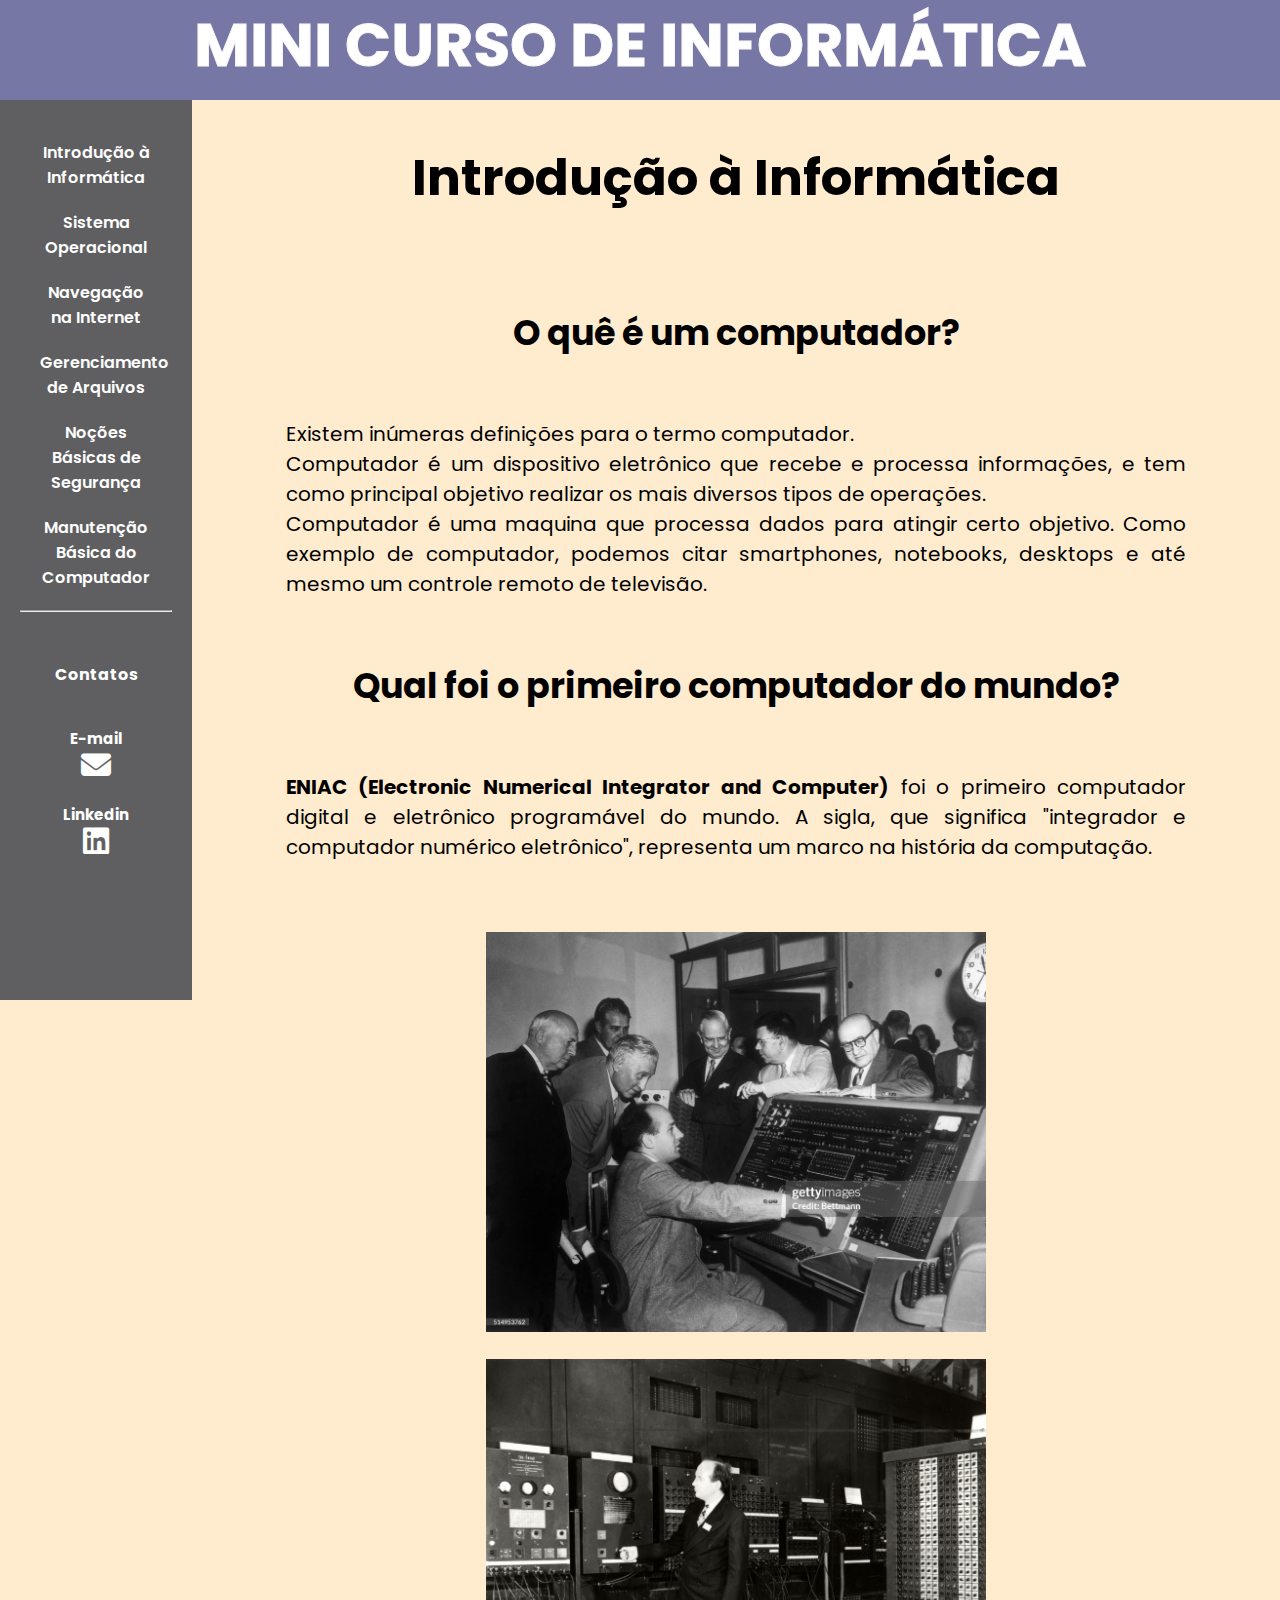
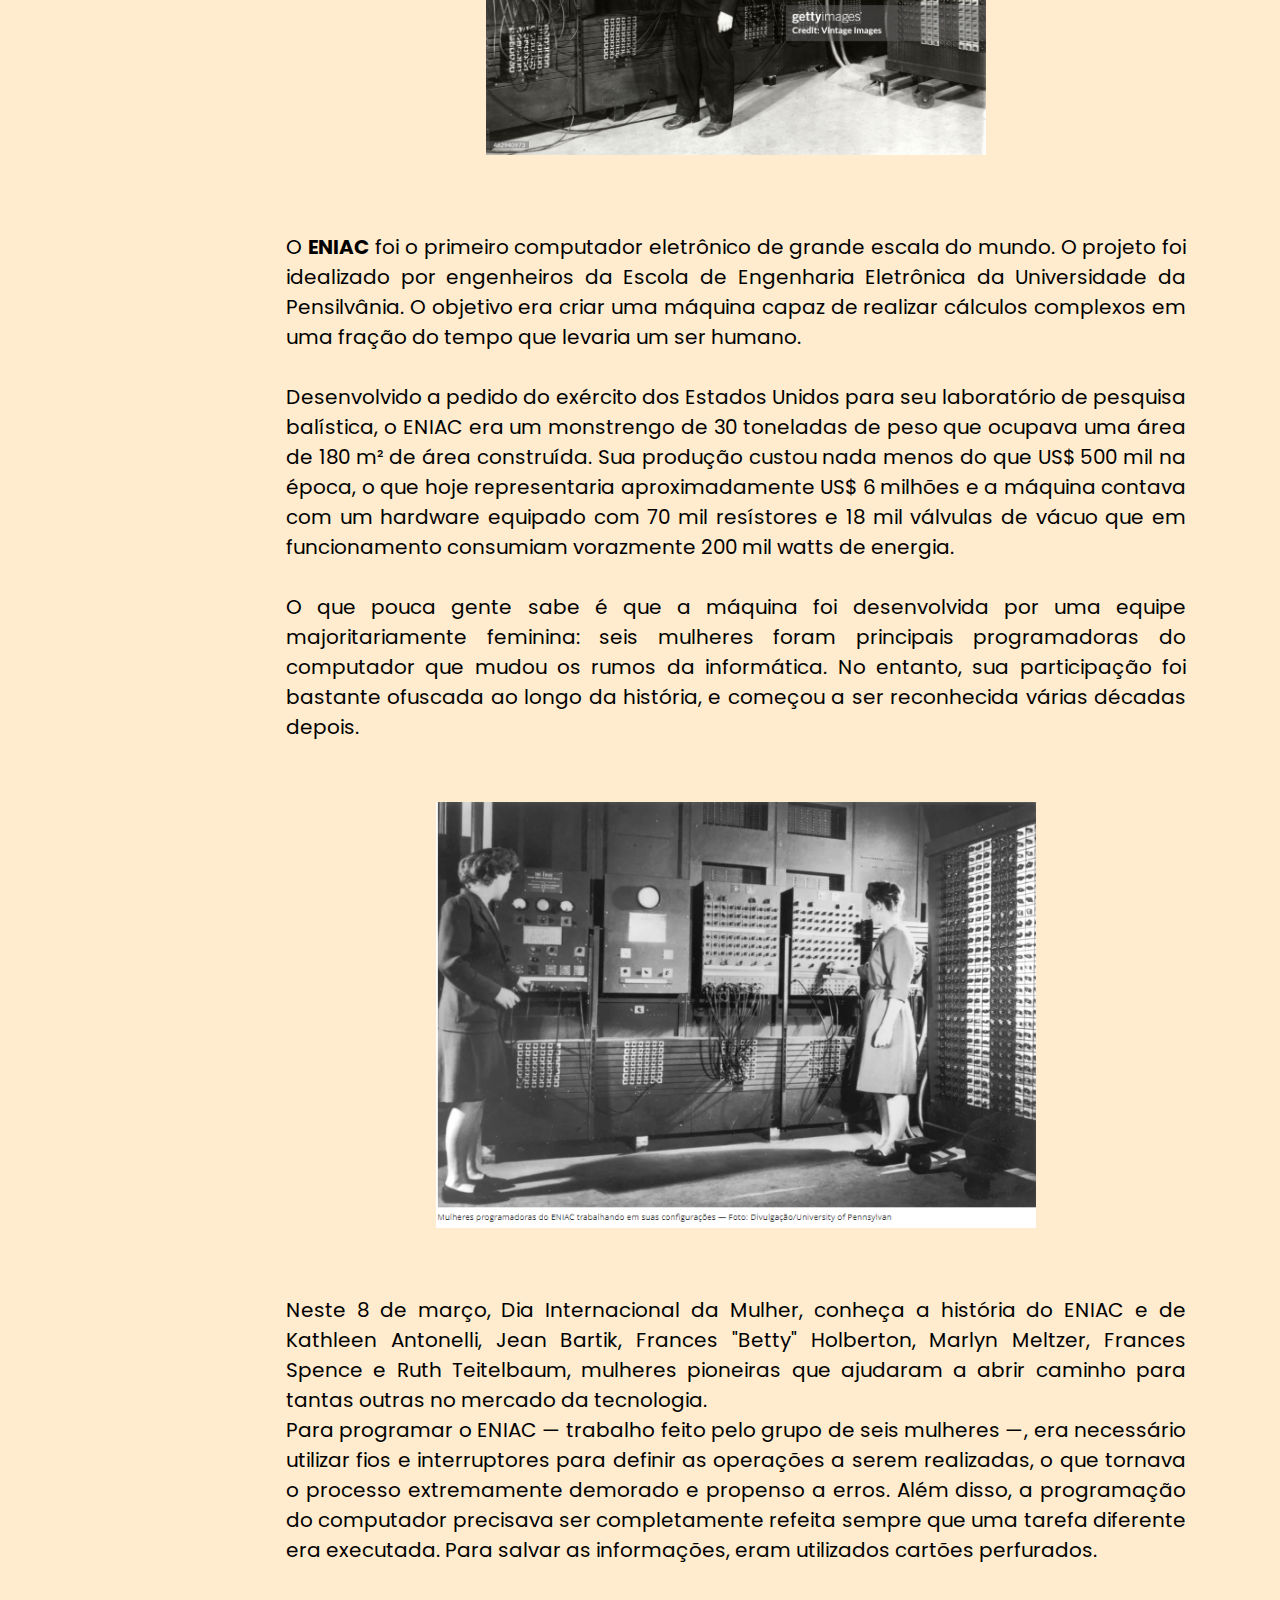
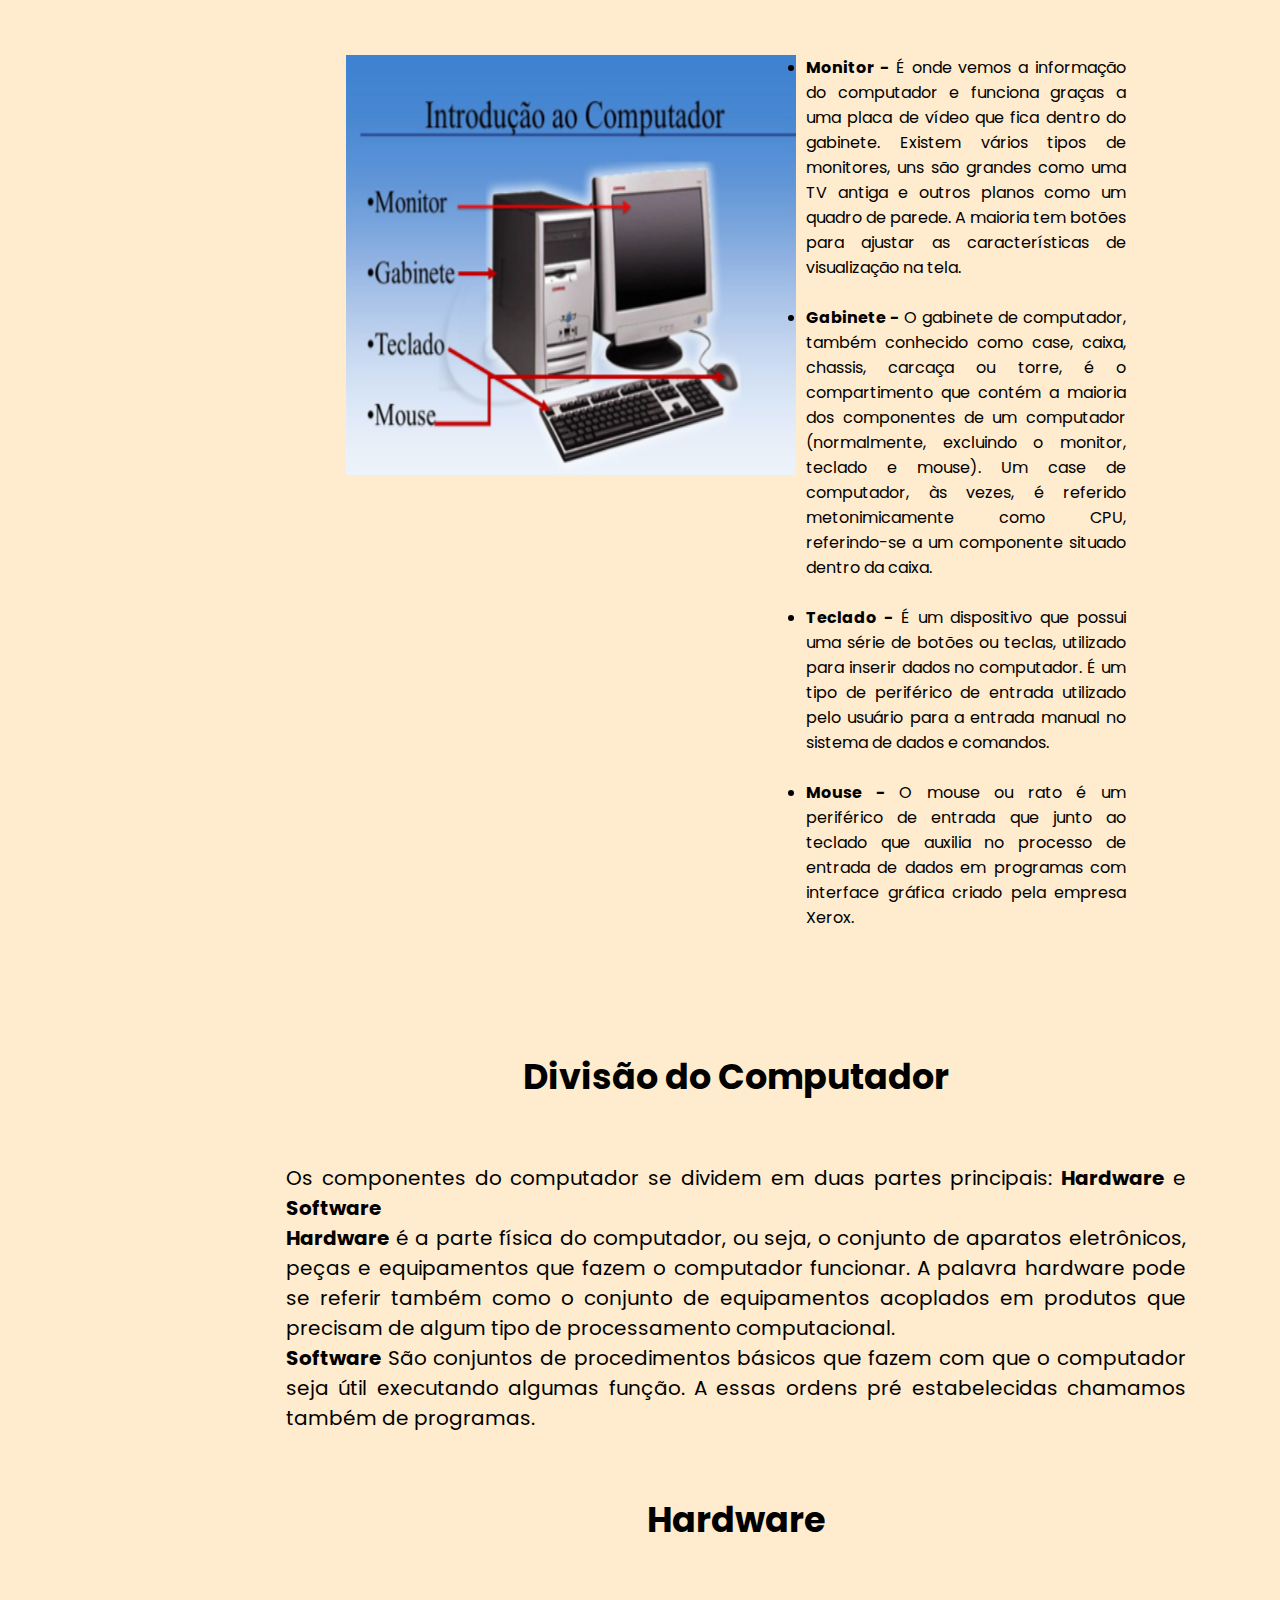
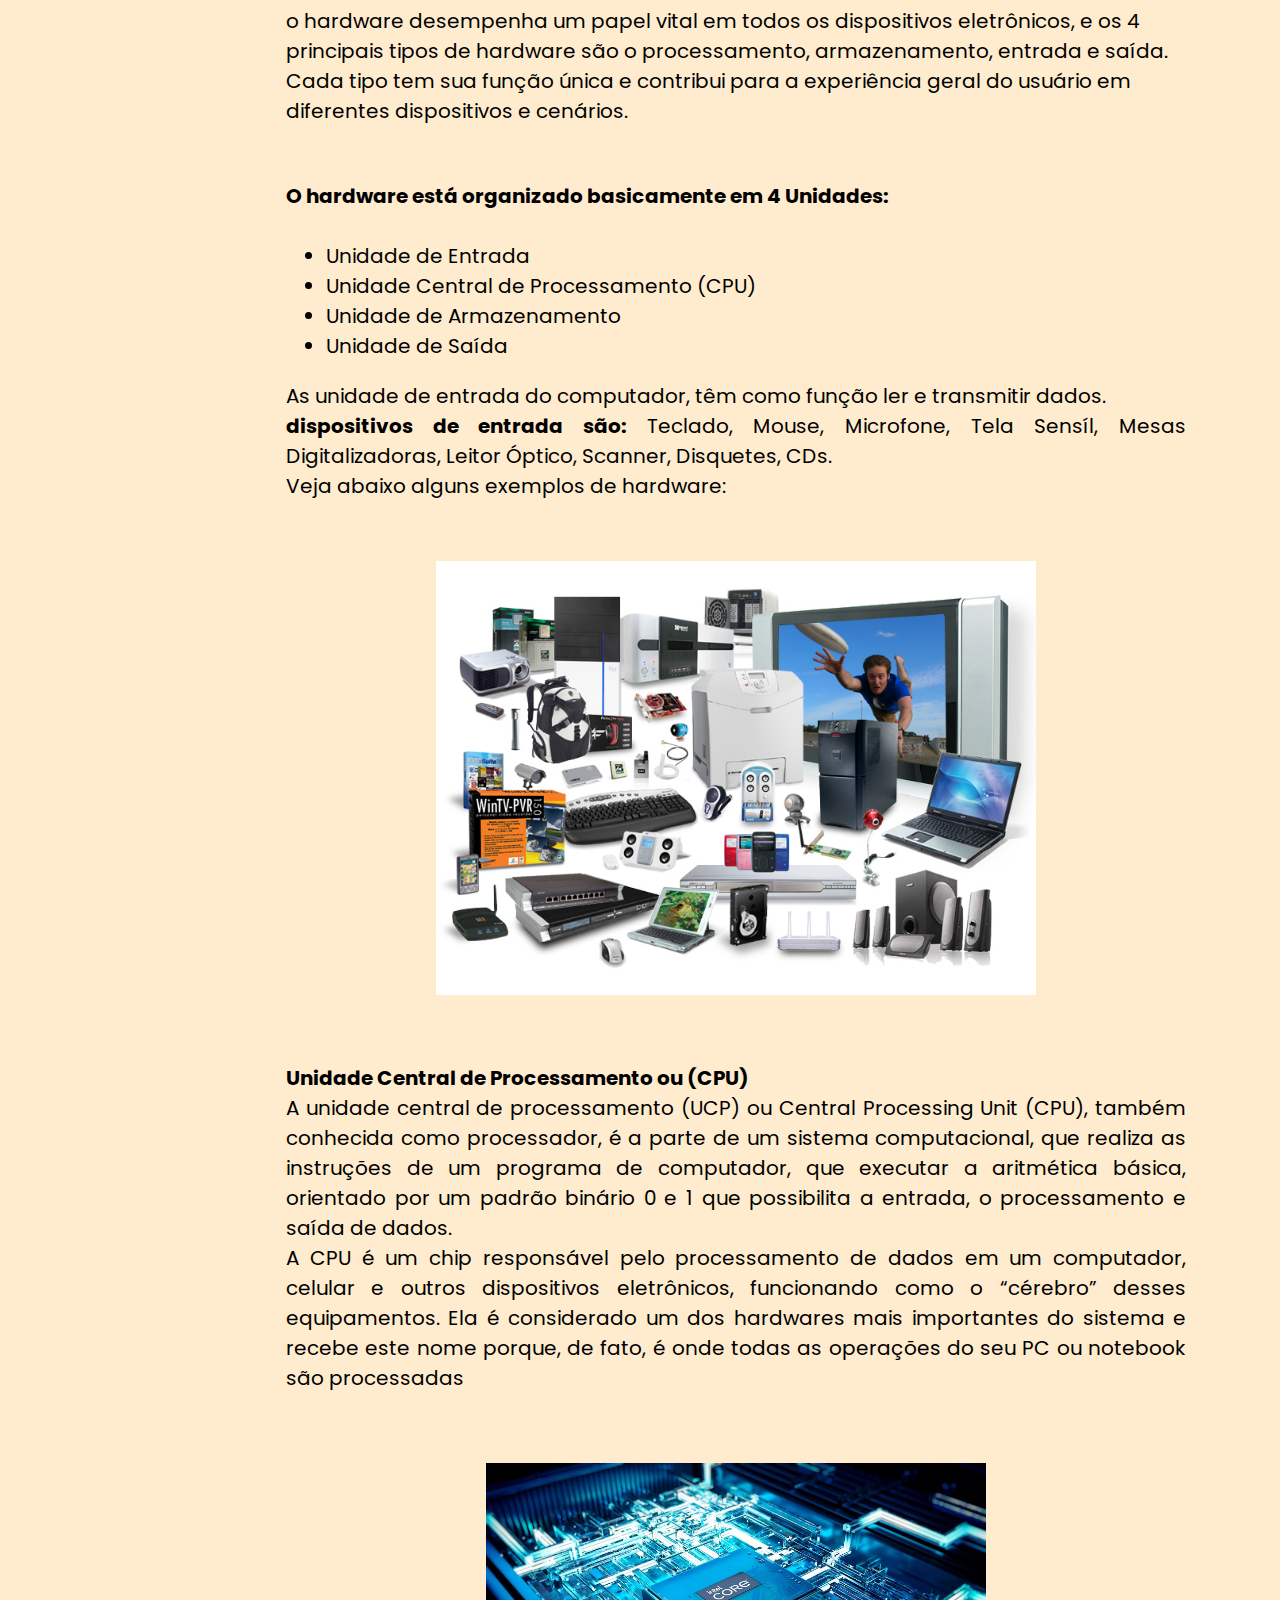
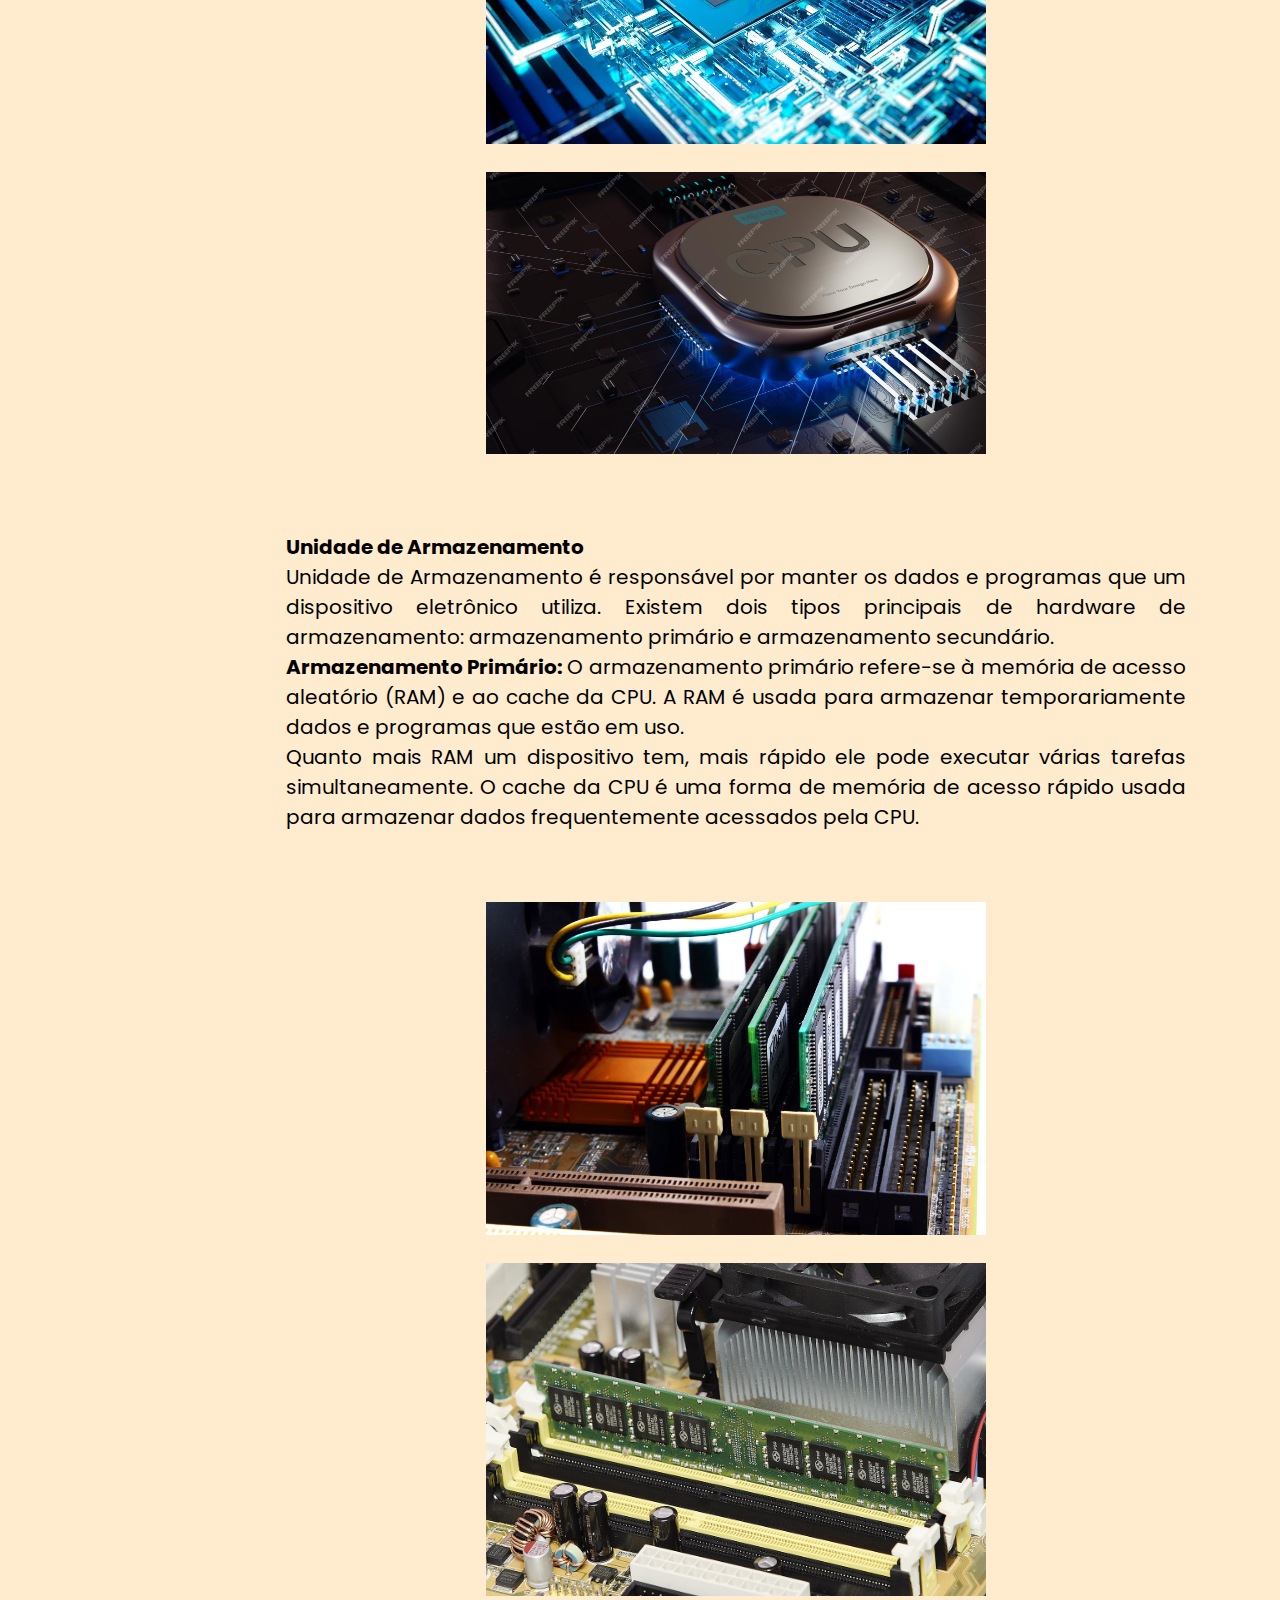
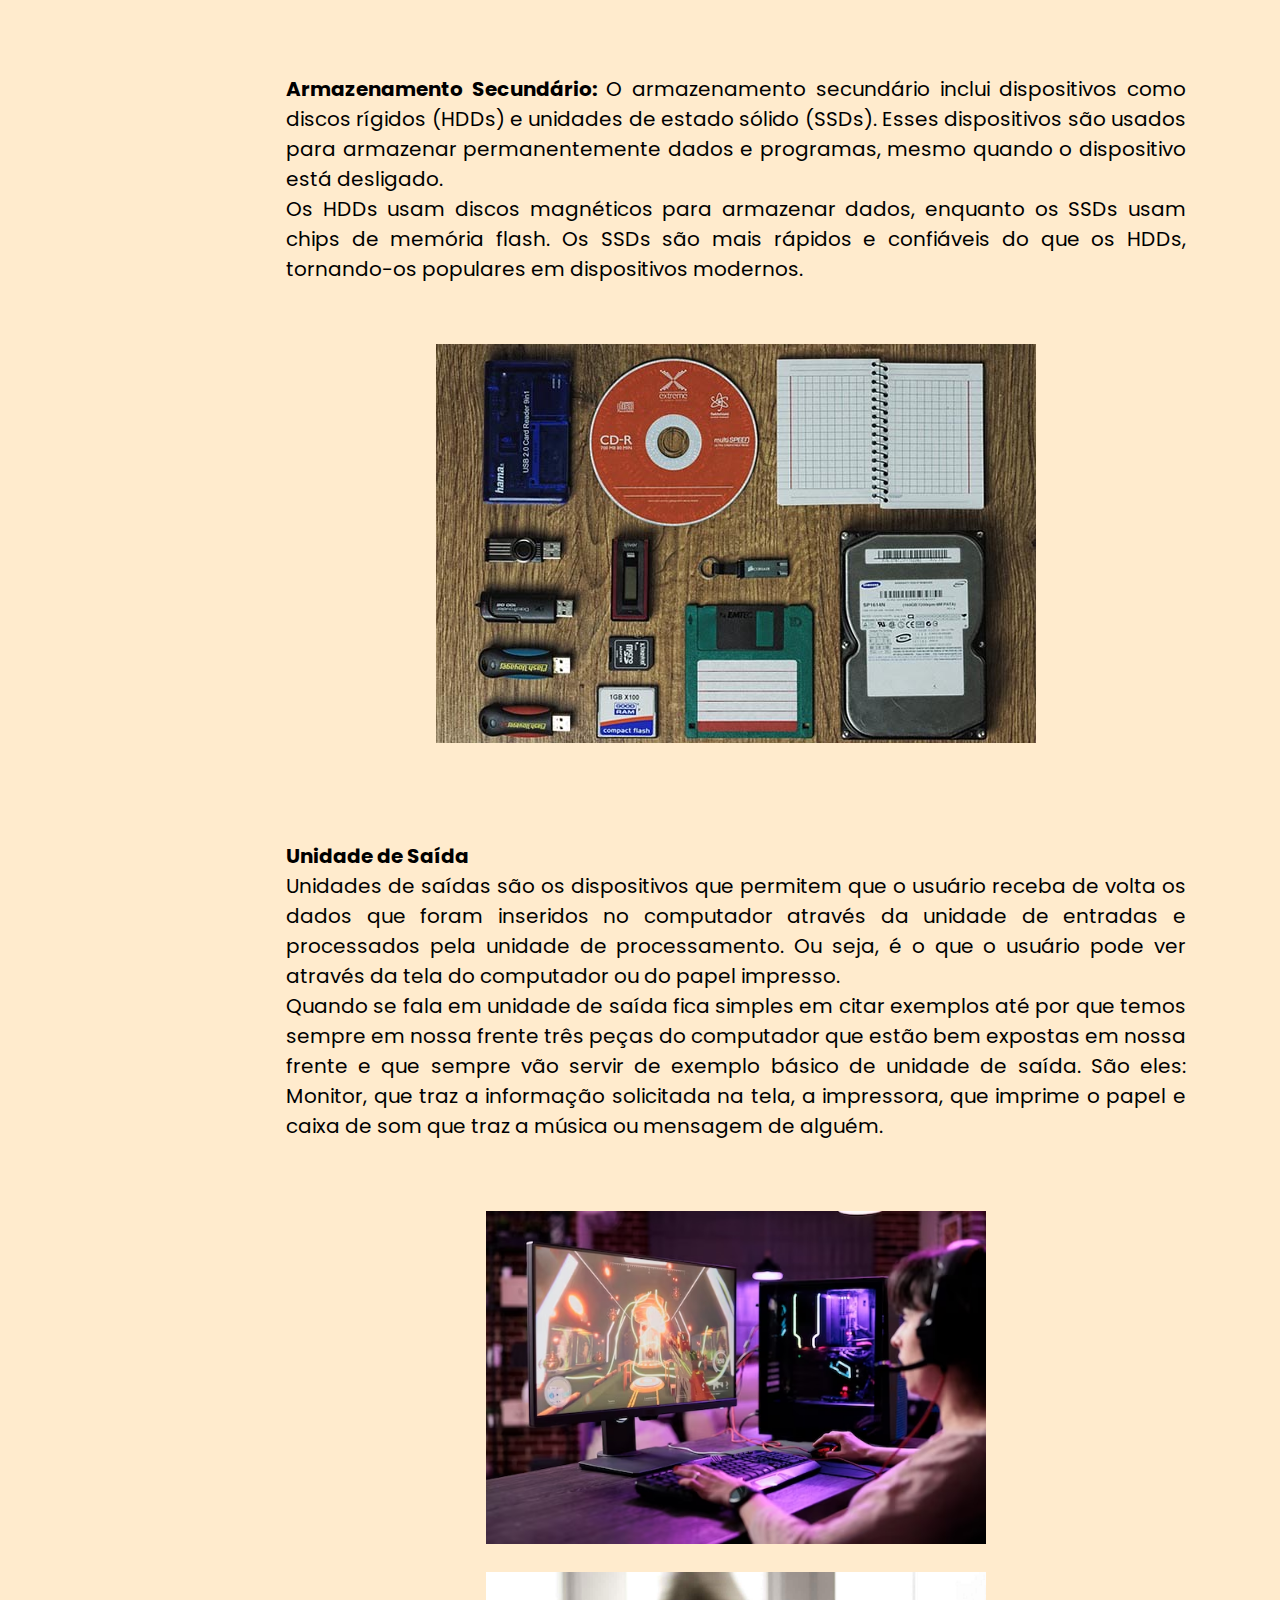
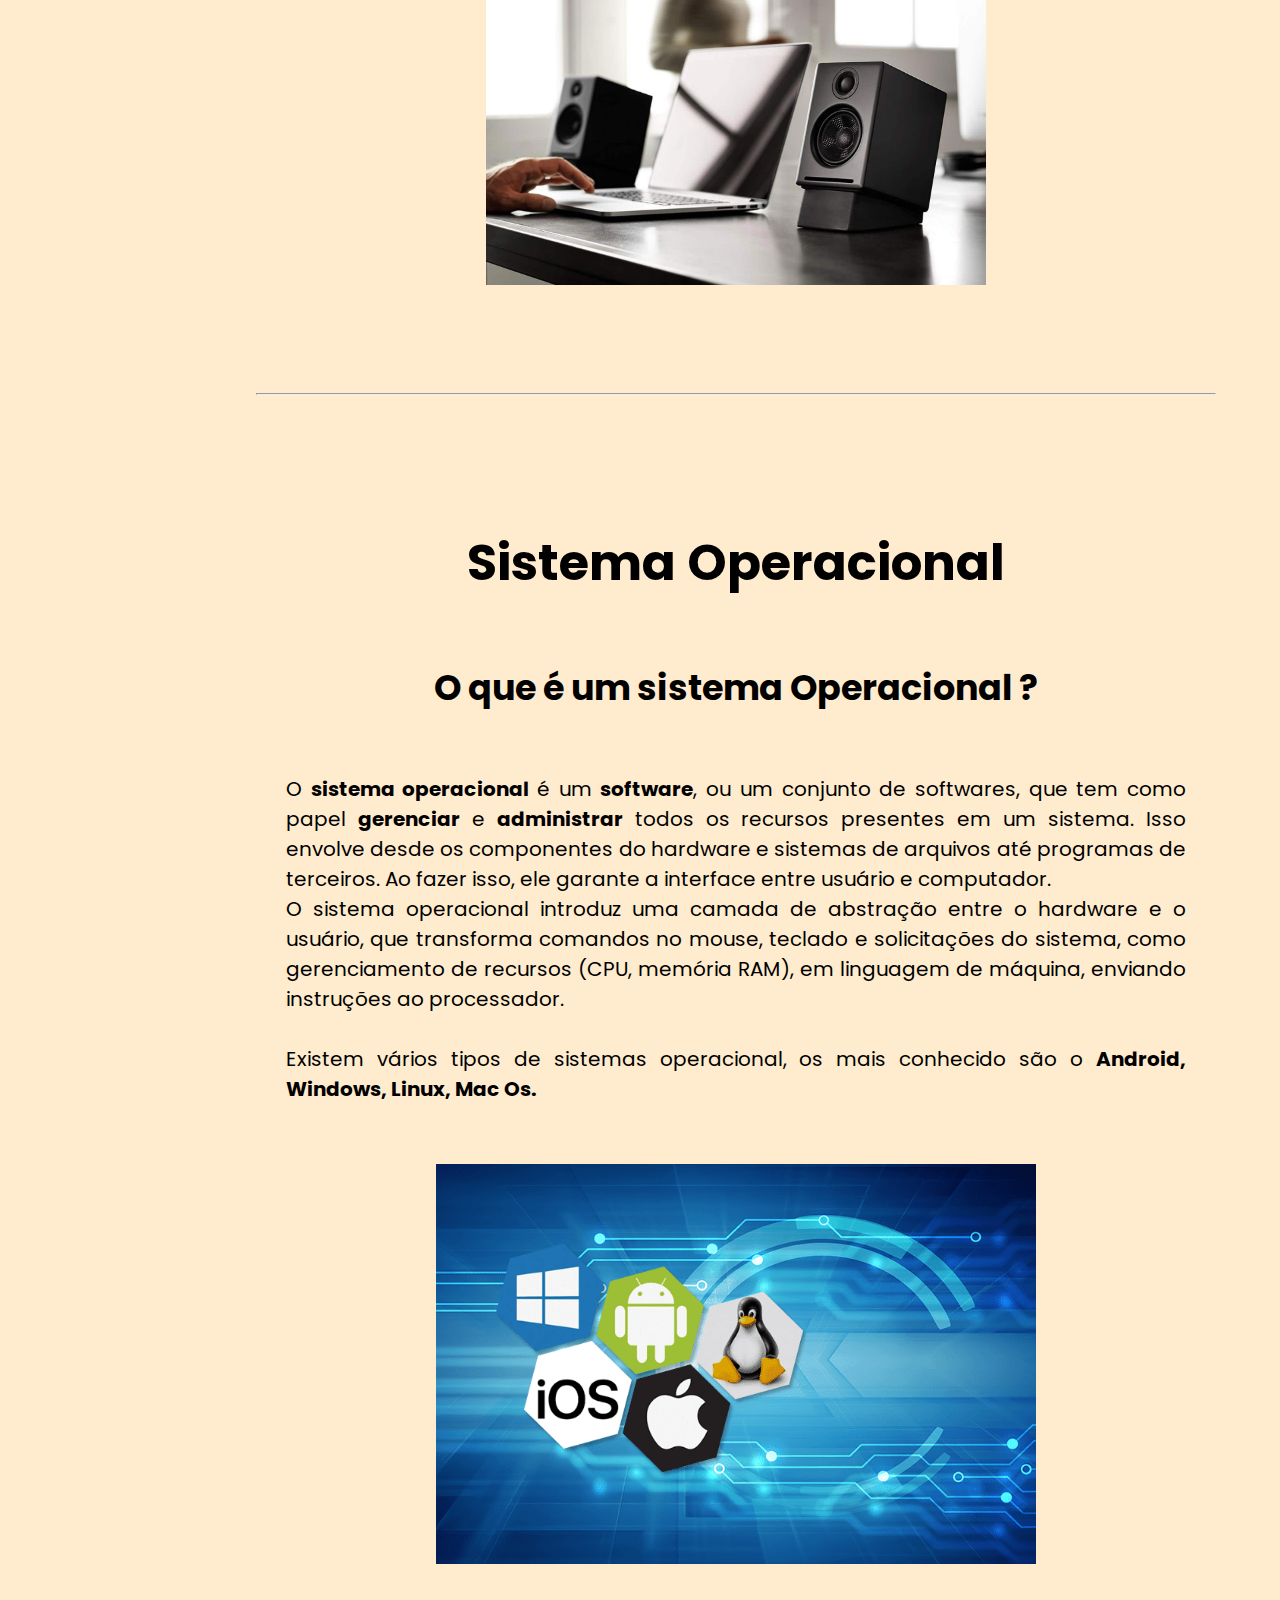
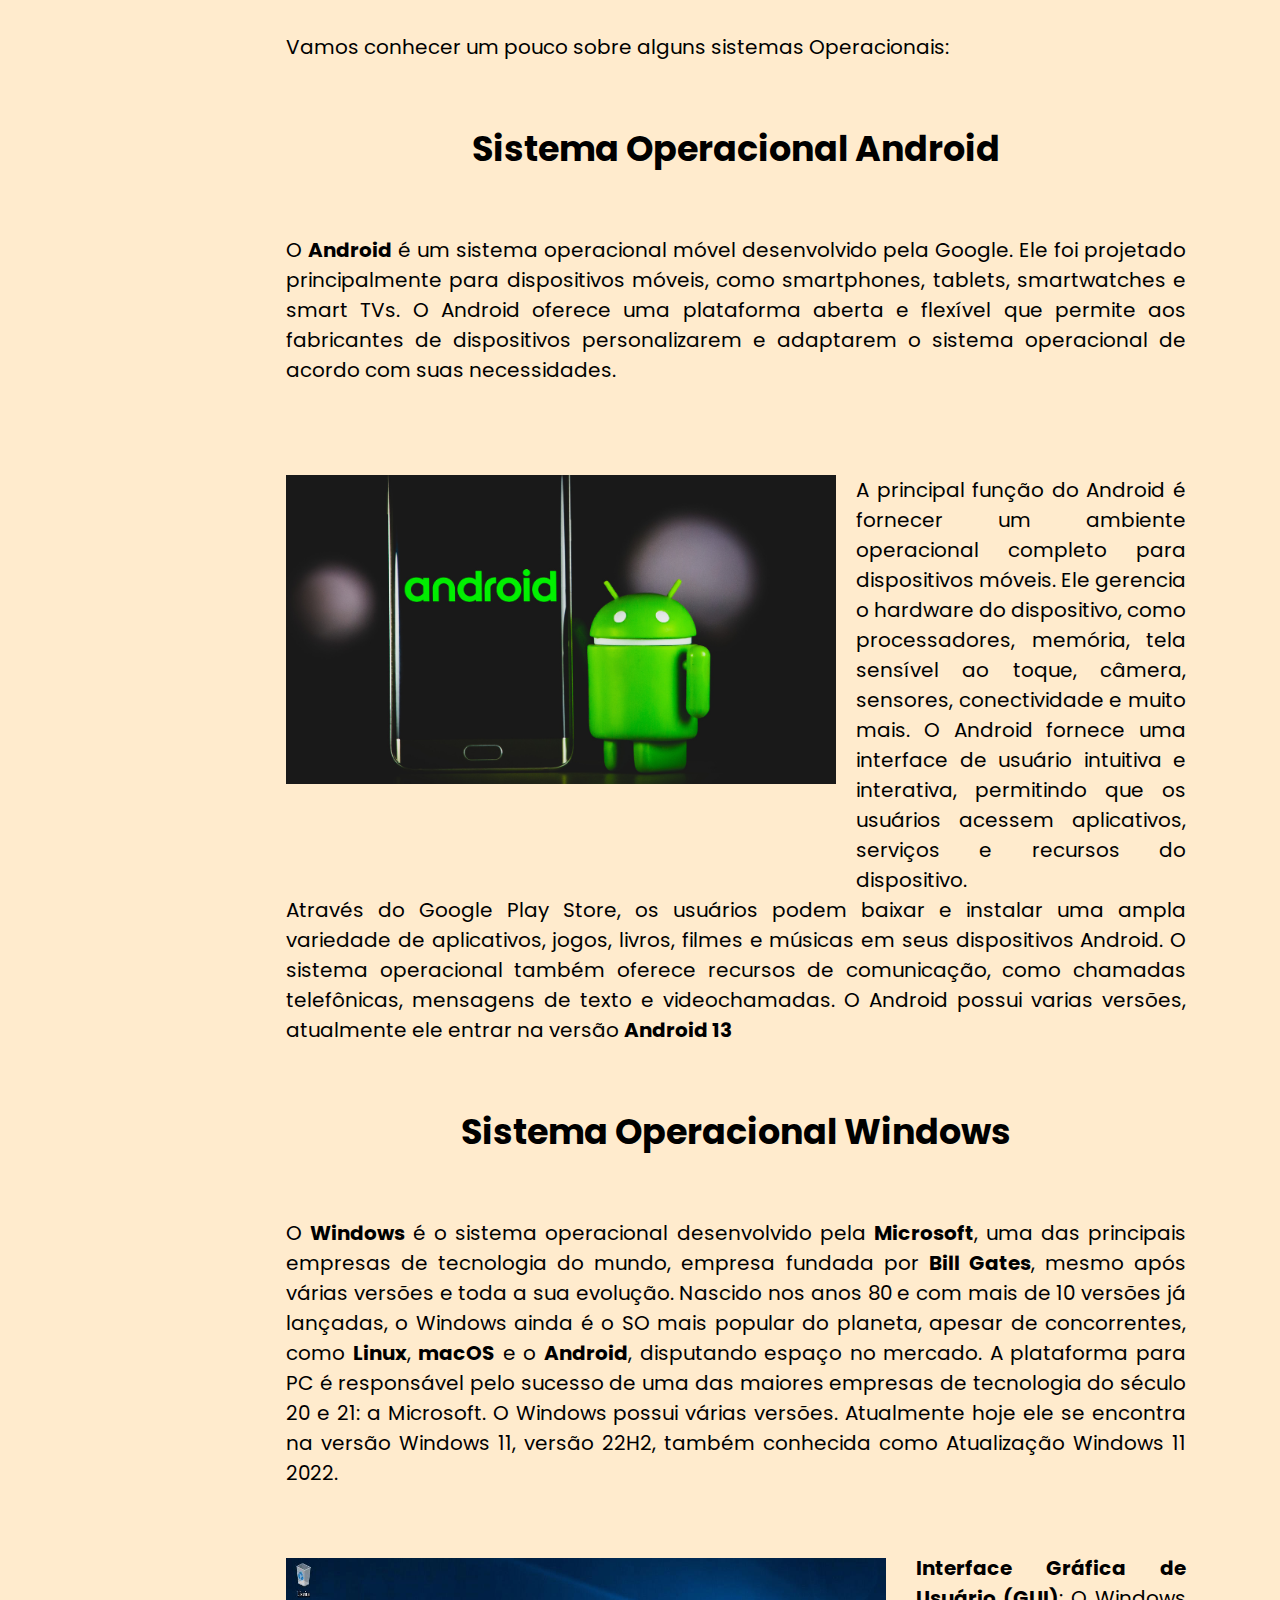
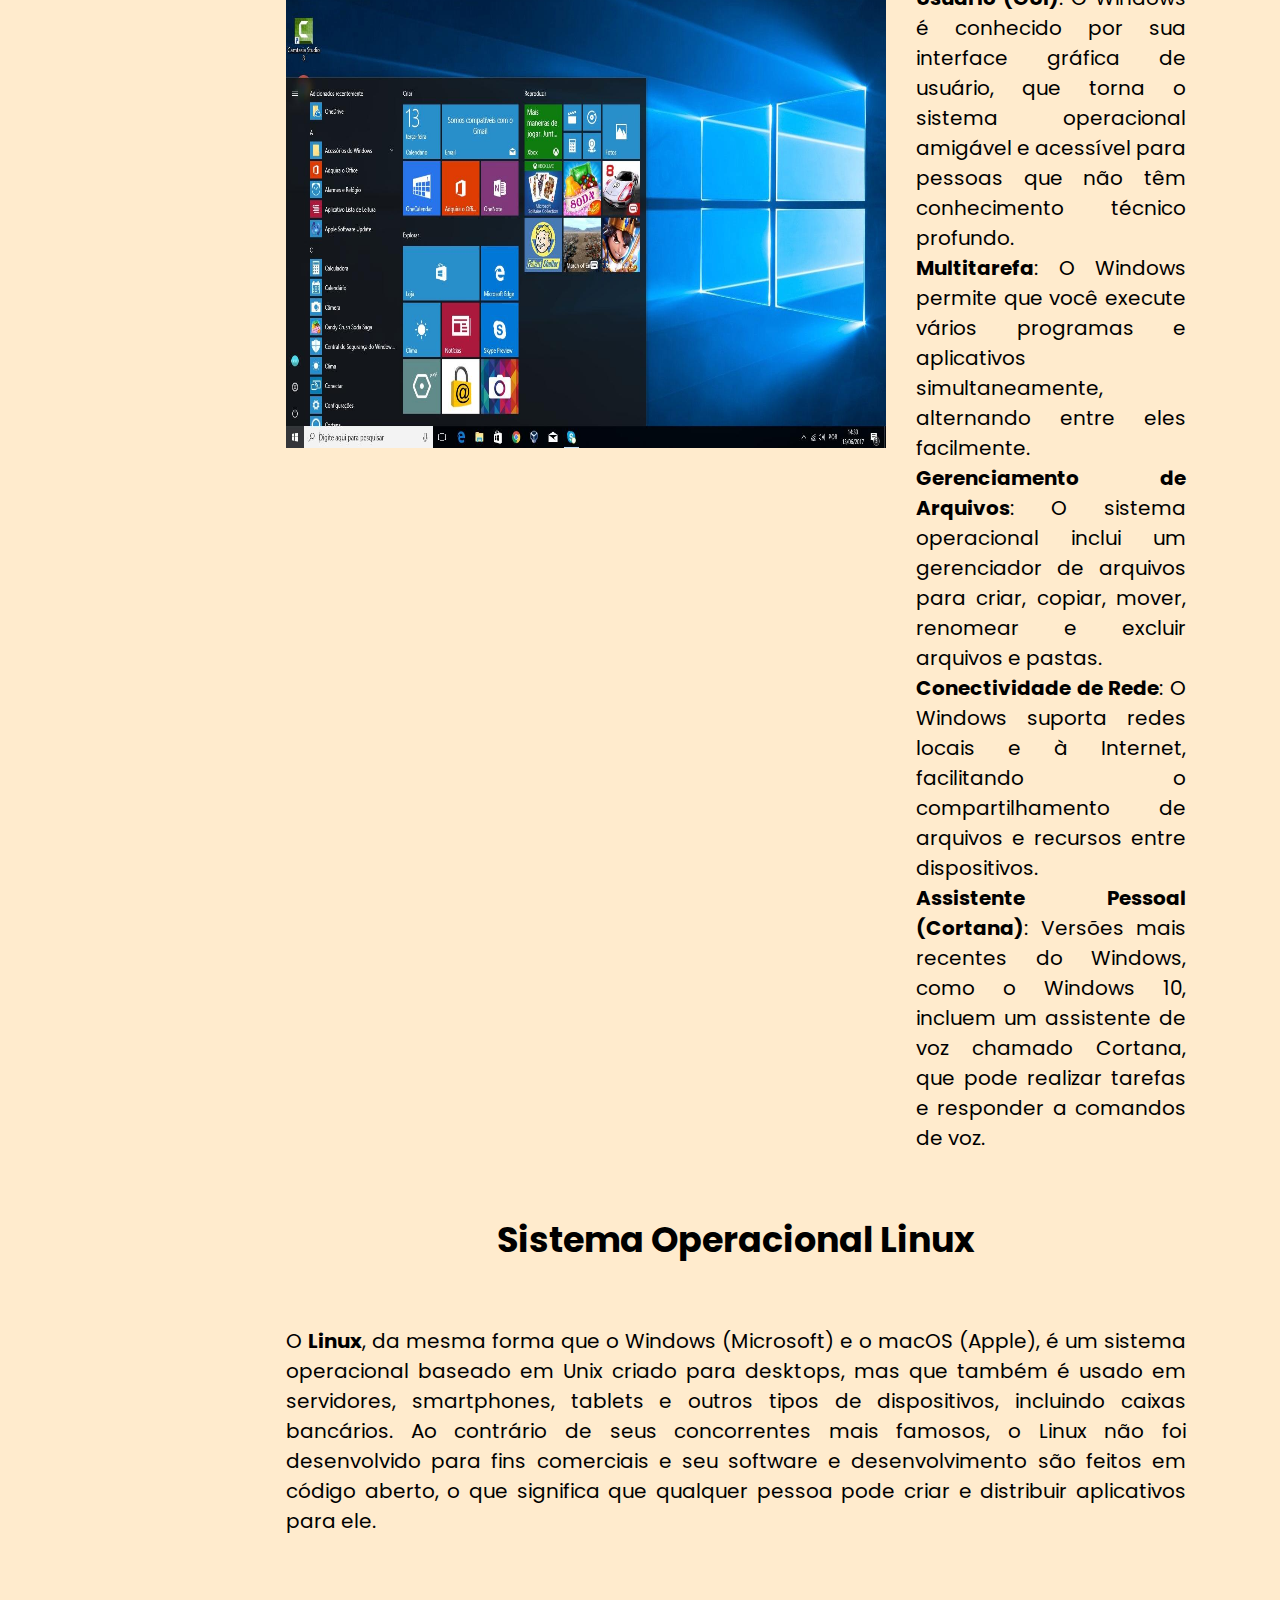
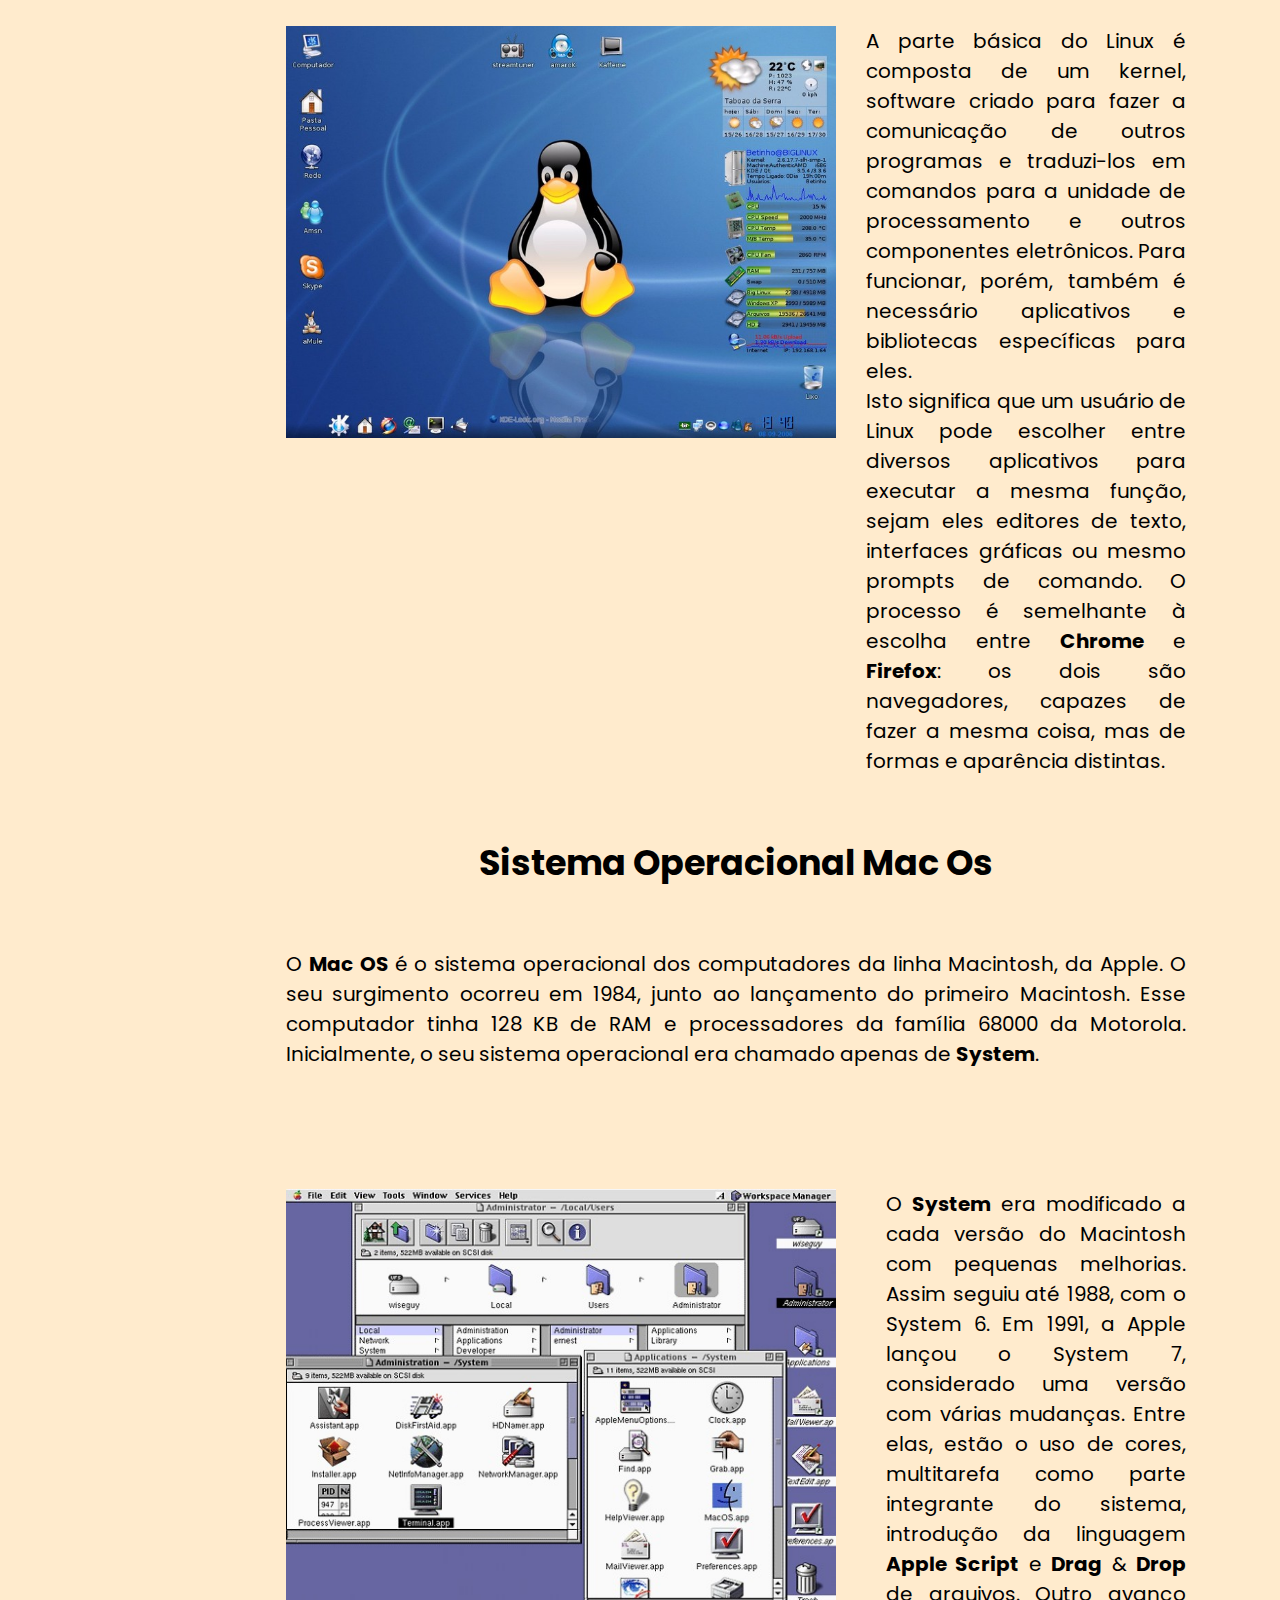
<file: index.html>
<!DOCTYPE html>
<html lang="en">
<head>
    <meta charset="UTF-8">
    <meta name="viewport" content="width=device-width, initial-scale=1.0">
    <title>Mini Curso Básico de informática</title>

    <link rel="stylesheet" href="./css/style.css">
 

    <link href="https://cdnjs.cloudflare.com/ajax/libs/font-awesome/6.4.2/css/all.min.css" rel="stylesheet">
    
    <link rel="preconnect" href="https://fonts.googleapis.com">
    <link rel="preconnect" href="https://fonts.gstatic.com" crossorigin>
    <link href="https://fonts.googleapis.com/css2?family=Poppins:wght@300;400;500;600&display=swap" rel="stylesheet">



</head>
<body>
    <table class="tabela-principal">
      

     
        <!--                       Inicio  Menu                 -->
        <div>
            <div class="menu">
                <p>
                    <a href="#introduction">Introdução à Informática</a>
                </p>
            
                <p>
                    <a href="#operational">Sistema Operacional</a>
                </p>
                
               

                <p>
                    <a href="#navigation">Navegação na Internet</a>
                </p>

                <p>
                    <a href="#file">Gerenciamento de Arquivos</a>
                </p>

                <p>
                    <a href="#security">Noções Básicas de Segurança</a>
                </p>

                <p>
                    <a href="#computer">Manutenção Básica do Computador</a>
                </p>
                <hr>
                <div class="contato">
                    <h4>Contatos</h4>
                    <div class="contato-mensagem">

                        <div class="icons">
                            <h4>E-mail</h4>
                            
                            <a href="https://www.google.com/intl/pt-BR/gmail/about/"><i class="fa-solid fa-envelope"></i></a>
                            
                        </div>

                        <div class="icons">
                            <h4>Linkedin</h4>
                           
                            <a href="https://www.linkedin.com/in/francisco-pereira-096314283/"><i class="fa-brands fa-linkedin"></i></a>
                           
                        </div>

                    </div>
                </div>
               
            </div>

            <!--                    Fim Menu                    


            <!--        Inicio Corpo do Site     -->

          
            <div class="menu-logo">
                
                <div class="logo">
                    <h2 data-text="Mini Curso de Informática" class="fill-animation">
                        Mini Curso de Informática

                    </h2>
                </div>
            </div>

           
            <div class="corpo-site">
                 
                

                <div id="introduction"  style=" padding-top: 40px;">

                    
                    
                    <h1 class="title-principal">Introdução à Informática</h1>
                 
                     <div class="card-box">
                        

                        <div class="card-box-p">
                           <h3>O quê é um computador?</h3>
                            <p>
                                Existem inúmeras definições para o termo computador.
                            </p>
                            <p>
                                Computador é um dispositivo eletrônico que recebe e processa informações, e tem como principal objetivo realizar os mais
                                diversos tipos de operações.
                            </p>
                            <p>
                                Computador é uma maquina que processa dados para atingir certo objetivo. Como exemplo de computador, podemos citar
                                smartphones, notebooks, desktops e até mesmo um controle remoto de televisão.
                            </p>

                        </div>
                    
                        <div class="card-box-p">
                           <h3>Qual foi o primeiro computador do mundo?</h3>
                            <p>
                                <b>ENIAC (Electronic Numerical Integrator and Computer)</b> foi o primeiro computador digital e eletrônico programável do mundo.  A sigla, que significa "integrador e computador numérico eletrônico", representa um marco na história da computação.
                            </p>
                        </div>

                        <div class="card-box-eniac">

                            <img class="img-1" src="./img/Eniac-primeiro.jpg">
                            <img class="img-2" src="./img/Eniac-comp.jpg" >
                            
                        </div>

                        
                        <div class="card-box-p">
                            <p>
                                O <b>ENIAC</b> foi o primeiro computador eletrônico de grande escala do mundo. O projeto foi idealizado por engenheiros da Escola de Engenharia Eletrônica da Universidade da Pensilvânia. O objetivo era criar uma máquina capaz de realizar cálculos complexos em uma fração do tempo que levaria um ser humano.
                            </p>
                            <br>
                            <p>
                                Desenvolvido a pedido do exército dos Estados Unidos para seu laboratório de pesquisa balística, o ENIAC era um monstrengo de 30 toneladas de peso que ocupava uma área de 180 m² de área construída. Sua produção custou nada menos do que US$ 500 mil na época, o que hoje representaria aproximadamente US$ 6 milhões e a máquina contava com um hardware equipado com 70 mil resístores e 18 mil válvulas de vácuo que em funcionamento consumiam vorazmente 200 mil watts de energia.
                            </p>

                            <!-- <div class="video">
                                <video  src="./video/ENIAC_ The First Computer.mp4"
                                    controls
                                    poster="./img/eniac-2.webp"
                                    style="width: 600px;">
                                </video>

                            </div> -->
                            <br>
                               
                            <p>
                                O que pouca gente sabe é que a máquina foi desenvolvida por uma equipe majoritariamente feminina: seis mulheres foram principais programadoras do computador que mudou os rumos da informática. No entanto, sua participação foi bastante ofuscada ao longo da história, e começou a ser reconhecida várias décadas depois.
    
                            </p>
                        </div>

                        

                        <div class="card-box-mulh" >
                        
                            <img src="img/ENIAC-mulheres.png">
                                
                        </div>

                    
                        <div class="card-box-p">

                            <div >
                            
                                <p>
                                    Neste 8 de março, Dia Internacional da Mulher, conheça a história do ENIAC e de Kathleen Antonelli, Jean Bartik, Frances "Betty" Holberton, Marlyn Meltzer, Frances Spence e Ruth Teitelbaum, mulheres pioneiras que ajudaram a abrir caminho para tantas outras no mercado da tecnologia.
                                </p>
                                <p>
                                    Para programar o ENIAC — trabalho feito pelo grupo de seis mulheres —, era necessário utilizar fios e interruptores para definir as operações a serem realizadas, o que tornava o processo extremamente demorado e propenso a erros. Além disso, a programação do computador precisava ser completamente refeita sempre que uma tarefa diferente era executada. Para salvar as informações, eram utilizados cartões perfurados.
                                </p>                        
                                
                            </div>      
        
                        </div>
                    
                        <div class="card-box-imagem">

                            <div >
                                <img  src="img/Introdução+ao+Computador.png" >
                            </div>

                            <div class="line-texto">
                                <ul>
                                    <li><b>Monitor -</b>
                                        É onde vemos a informação do computador e funciona graças a uma placa de vídeo que fica dentro do gabinete. Existem vários tipos de monitores, uns são grandes como uma TV antiga e outros planos como um quadro de parede. A maioria tem botões para ajustar as características de visualização na tela.
                                    </li> <br>

                                    <li><b>Gabinete -</b>
                                        O gabinete de computador, também conhecido como case, caixa, chassis, carcaça ou torre, é o compartimento que contém a maioria dos componentes de um computador (normalmente, excluindo o monitor, teclado e mouse). Um case de computador, às vezes, é referido metonimicamente como CPU, referindo-se a um componente situado dentro da caixa.
                                    </li> <br>
                                    <li><b>Teclado -</b>
                                        É um dispositivo que possui uma série de botões ou teclas, utilizado para inserir dados no computador. É um tipo de periférico de entrada utilizado pelo usuário para a entrada manual no sistema de dados e comandos.
                                    </li> <br>

                                    <li><b>Mouse -</b>
                                        O mouse ou rato é um periférico de entrada que junto ao teclado que auxilia no processo de entrada de dados em programas com interface gráfica criado pela empresa Xerox.
                                    </li>

                                </ul>
                                
                            </div>

                        </div>

                        <div class="card-box-p">
                            <h3 class="title">Divisão do Computador</h3>

                            <div>
                                <div>
                                    <p>
                                        Os componentes do computador se dividem em duas partes principais: <b>Hardware</b> e <b>Software</b>
                                    </p>
                                <p>
                                    <b>Hardware</b> é a parte física do computador, ou seja, o conjunto de aparatos eletrônicos, peças e equipamentos que fazem o computador funcionar. A palavra hardware pode se referir também como o conjunto de equipamentos acoplados em produtos que precisam de algum tipo de processamento computacional.
                                </p>

                                <p>
                                    <b>Software</b> São conjuntos de procedimentos básicos que fazem com que o computador seja útil executando algumas função. A essas ordens pré estabelecidas chamamos também de programas.
                                </p>

                                <div class="coluna">
                                    <h3 class="title">Hardware</h3>

                                    <p>
                                        o hardware desempenha um papel vital em todos os dispositivos eletrônicos, e os 4 principais tipos de hardware são o processamento, armazenamento, entrada e saída. Cada tipo tem sua função única e contribui para a experiência geral do usuário em diferentes dispositivos e cenários.
                                    </p>
                                    <br>
                                    <h4>O hardware está organizado basicamente em 4 Unidades:</h4>

                                    <ul>
                                        
                                        <br>
                                        <li>
                                            Unidade de Entrada
                                        </li>

                                        <li>
                                            Unidade Central de Processamento (CPU)
                                            
                                        </li>                                        
                                            
                                        <li> Unidade de Armazenamento</li>
                                        
                                        <li>
                                            Unidade de Saída
                                        </li>
                                    </ul>
                                </div >
                                
                                <div class="card-box-p">
                                    <div>
                                        <p>
                                            As unidade de entrada do computador, têm como função ler e transmitir dados.  
                                        </p>

                                        <p> 
                                            <b> dispositivos de entrada são:</b> Teclado, Mouse, Microfone, Tela Sensíl, Mesas Digitalizadoras, Leitor Óptico, Scanner, Disquetes, CDs.
                                        </p>

                                        <p>Veja abaixo alguns exemplos de hardware:</p>

                                        <div  class="card-box-operational">
                                            <img src="./img/hardware.jpg">
                                        </div>
                                    
                                    </div>


                                    <div>
                                        <p><b>Unidade Central de Processamento ou (CPU)</b></p>

                                        <p>
                                            A unidade central de processamento (UCP) ou Central Processing Unit (CPU), também conhecida como processador, é a parte de um sistema computacional, que realiza as instruções de um programa de computador, que executar a aritmética básica, orientado por um padrão binário 0 e 1 que possibilita a entrada, o processamento e saída de dados.

                                        </p>

                                        <p>
                                            A CPU é um chip responsável pelo processamento de dados em um computador, celular e outros dispositivos eletrônicos, funcionando como o “cérebro” desses equipamentos. Ela é considerado um dos hardwares mais importantes do sistema e recebe este nome porque, de fato, é onde todas as operações do seu PC ou notebook são processadas
                                            
                                        </p>

                                        <div  class="card-box-eniac">
                                            <img src="./img/processors-themed-background.webp">
                                            <img src="./img/processador-ou-cpu.avif"">
                                        </div>

                                    </div>

                                    <div>
                                        <p><b>Unidade de Armazenamento</b></p>
                                        <p> Unidade de Armazenamento é responsável por manter os dados e programas que um dispositivo eletrônico utiliza. Existem dois tipos principais de hardware de armazenamento: armazenamento primário e armazenamento secundário.</p>

                                        <p><b>Armazenamento Primário:</b> 
                                            O armazenamento primário refere-se à memória de acesso aleatório (RAM) e ao cache da CPU. A RAM é usada para armazenar temporariamente dados e programas que estão em uso.
                                        </p>
                                        <p>
                                            Quanto mais RAM um dispositivo tem, mais rápido ele pode executar várias tarefas simultaneamente. O cache da CPU é uma forma de memória de acesso rápido usada para armazenar dados frequentemente acessados pela CPU.
                                        </p>
                                        <div class="card-box-eniac">
                                            <img src="./img/tipos_de_hardware.webp">
                                            <img src="./img/DDR2_ram_mounted.jpg">
                                            
                                        </div>
                                        <p><b>Armazenamento Secundário:</b> 
                                            O armazenamento secundário inclui dispositivos como discos rígidos (HDDs) e unidades de estado sólido (SSDs). Esses dispositivos são usados para armazenar permanentemente dados e programas, mesmo quando o dispositivo está desligado.  

                                        </p>
                                        <p>
                                            Os HDDs usam discos magnéticos para armazenar dados, enquanto os SSDs usam chips de memória flash. Os SSDs são mais rápidos e confiáveis do que os HDDs, tornando-os populares em dispositivos modernos.
                                        </p>

                                        <div  class="card-box-operational">
                                            <img src="./img/Dispositivos-de-almacenamiento-pixabay.jpg">
                                        </div>
                                    </div>
                                    <br>

                                    <div>
                                            <p><b>Unidade de Saída</b></p>
                                        <p>
                                            Unidades de saídas são os dispositivos que permitem que o usuário receba de volta os dados que foram inseridos no computador através da unidade de entradas e processados pela unidade de processamento. Ou seja, é o que o usuário pode ver através da tela do computador ou do papel impresso.

                                        </p>

                                        <p>
                                            Quando se fala em unidade de saída fica simples em citar exemplos até por que temos sempre em nossa frente três peças do computador que estão bem expostas em nossa frente e que sempre  vão servir de exemplo básico de unidade de saída. São eles: Monitor, que traz a informação solicitada na tela, a impressora, que imprime o papel e caixa de som que traz a música ou mensagem de alguém.

                                        </p>
                                        <div class="card-box-eniac">
                                            <img src="./img/jogadora.avif">
                                            <img src="./img/Melhor-Caixa-de-Som-para-PC.jpg">
                                            
                                        </div>
                                    </div>

                                </div>
                            

                            </div>
                        </div>
                        
                    
                    </div>

                </div> 
                <hr>
              

                 
                 <div id="operational">


                    <div class="card-box">

                        <div class="card-box-p">

                            <h2 class="title-principal"> Sistema Operacional</h2>

                            <div>

                               <h3> O que é um sistema Operacional ?</h3>

                                <div>

                                    <p>O <b>sistema operacional </b>é um <b>software</b>, ou um conjunto de softwares, que tem como papel <b>gerenciar</b> e <b>administrar</b> todos os recursos presentes em um sistema. Isso envolve desde os componentes do hardware e sistemas de arquivos até programas de terceiros. Ao fazer isso, ele garante a interface entre usuário e computador.</p>

                                

                                    <p>
                                        O sistema operacional introduz uma camada de abstração entre o hardware e o usuário, que transforma comandos no mouse, teclado e solicitações do sistema, como gerenciamento de recursos (CPU, memória RAM), em linguagem de máquina, enviando instruções ao processador.
                                        
                                    </p><br>

                                    <p>
                                        Existem vários tipos de sistemas operacional, os mais conhecido são o <b>Android, Windows, Linux, Mac Os.</b>
                                    </p>

                                    
                                </div>
                                
                                <div  class="card-box-operational">
    
                                    <img src="./img/Banner-Blog-1.png">
                                    
                                </div>

                            
                            </div>

                            <div  class="card-box-p">
                               <pa> Vamos conhecer um pouco sobre alguns sistemas Operacionais:</p>

                                <div>
                                    <h3>Sistema Operacional Android</h3>

                                    <div>
                                        <p>
                                            O <b>Android</b> é um sistema operacional móvel desenvolvido pela Google. Ele foi projetado principalmente para dispositivos móveis, como smartphones, tablets, smartwatches e smart TVs. O Android oferece uma plataforma aberta e flexível que permite aos fabricantes de dispositivos personalizarem e adaptarem o sistema operacional de acordo com suas necessidades.
                                        </p>

                                        <div class="card-box-mac">
                                            <div style="padding-bottom: 40px;">
                                                <img src="./operational.img/android.webp">
                                            </div>
                                            
                                            <div style="padding-top: 30px; padding-left: 20px;">
                                                <p>
                                                    A principal função do Android é fornecer um ambiente operacional completo para dispositivos móveis. Ele gerencia o hardware do dispositivo, como processadores, memória, tela sensível ao toque, câmera, sensores, conectividade e muito mais. O Android fornece uma interface de usuário intuitiva e interativa, permitindo que os usuários acessem aplicativos, serviços e recursos do dispositivo. 
                                                </p>
                                            </div>
                                        </div>

                                        <p>
                                            Através do Google Play Store, os usuários podem baixar e instalar uma ampla variedade de aplicativos, jogos, livros, filmes e músicas em seus dispositivos Android. O sistema operacional também oferece recursos de comunicação, como chamadas telefônicas, mensagens de texto e videochamadas. O Android possui varias versões, atualmente ele entrar na versão <b>Android 13</b>
                                        </p>

                                    </div>
                                </div>

                                <div>
                                    <h3>Sistema Operacional Windows</h3>

                                    <div>
                                        <p>
                                            O <b>Windows</b> é o sistema operacional desenvolvido pela <b>Microsoft</b>, uma das principais empresas de tecnologia do mundo, empresa fundada por <b>Bill Gates</b>, mesmo após várias versões e toda a sua evolução. Nascido nos anos 80 e com mais de 10 versões já lançadas, o Windows ainda é o SO mais popular do planeta, apesar de concorrentes, como <b>Linux</b>, <b>macOS</b> e o <b>Android</b>, disputando espaço no mercado. A plataforma para PC é responsável pelo sucesso de uma das maiores empresas de tecnologia do século 20 e 21: a Microsoft. O Windows possui várias versões. Atualmente hoje ele se encontra na versão Windows 11, versão 22H2, também conhecida como Atualização Windows 11 2022.
                                        </p>

                                        <div class="card-box-windows">
                                            <div>
                                                <img src="./operational.img/windows.jpg">
                                            </div>

                                            <div class="line-texto" style="padding-top: 5px; padding-left: 20px;" >
                                                <p>
                                                    <b>Interface Gráfica de Usuário (GUI)</b>: O Windows é conhecido por sua interface gráfica de usuário, que torna o sistema operacional amigável e acessível para pessoas que não têm conhecimento técnico profundo.
                                                </p>
                                                <p>
                                                    <b>Multitarefa</b>: O Windows permite que você execute vários programas e aplicativos simultaneamente, alternando entre eles facilmente.
                                                </p>
                                                <p>
                                                    <b>Gerenciamento de Arquivos</b>: O sistema operacional inclui um gerenciador de arquivos para criar, copiar, mover, renomear e excluir arquivos e pastas.
                                                </p>
                                                <p>
                                                    <b>Conectividade de Rede</b>: O Windows suporta redes locais e à Internet, facilitando o compartilhamento de arquivos e recursos entre dispositivos.
                                                </p>
                                                <p>
                                                    <b>Assistente Pessoal (Cortana)</b>: Versões mais recentes do Windows, como o Windows 10, incluem um assistente de voz chamado Cortana, que pode realizar tarefas e responder a comandos de voz.
                                                </p>
                                                
                                            </div>
                                       </div>
                                       
                                    </div>
                                </div>

                                <div>
                                    <h3>Sistema Operacional Linux</h3>

                                    <p>
                                        O <b>Linux</b>, da mesma forma que o Windows (Microsoft) e o macOS (Apple), é um sistema operacional baseado em Unix criado para desktops, mas que também é usado em servidores, smartphones, tablets e outros tipos de dispositivos, incluindo caixas bancários. Ao contrário de seus concorrentes mais famosos, o Linux não foi desenvolvido para fins comerciais e seu software e desenvolvimento são feitos em código aberto, o que significa que qualquer pessoa pode criar e distribuir aplicativos para ele.
                                    </p>

                                    <div class="card-box-mac">
                                        <div>
                                            <img src="./operational.img/linux.jpg">
                                        </div>
                                        <div class="line-texto" style="padding-left: 20px;">
                                            <p>
                                                A parte básica do Linux é composta de um kernel, software criado para fazer a comunicação de outros programas e traduzi-los em comandos para a unidade de processamento e outros componentes eletrônicos. Para funcionar, porém, também é necessário aplicativos e bibliotecas específicas para eles.
                                            </p>
        
                                            <p>
                                                Isto significa que um usuário de Linux pode escolher entre diversos aplicativos para executar a mesma função, sejam eles editores de texto, interfaces gráficas ou mesmo prompts de comando. O processo é semelhante à escolha entre <b>Chrome</b> e <b>Firefox</b>: os dois são navegadores, capazes de fazer a mesma coisa, mas de formas e aparência distintas.
                                            </p>
                                        </div>
                                    </div>
                                </div>

                                <div>
                                   <h3>Sistema Operacional Mac Os</h3>
                                    <p>
                                        O <b> Mac OS </b> é o sistema operacional dos computadores da linha Macintosh, da Apple. O seu surgimento ocorreu em 1984, junto ao lançamento do primeiro Macintosh. Esse computador tinha 128 KB de RAM e processadores da família 68000 da Motorola. Inicialmente, o seu sistema operacional era chamado apenas de <b>System</b>.
                                    </p>
                                    <br>

                                    <div  class="card-box-mac">
                                        <div>
                                            <img src="./operational.img/Mac OS.jpg">
                                        </div>

                                        <div  class="line-texto"  style="padding-left:40px;">
                                            <p>
                                                O <b>System</b> era modificado a cada versão do Macintosh com pequenas melhorias. Assim seguiu até 1988, com o System 6. Em 1991, a Apple lançou o System 7, considerado uma versão com várias mudanças. Entre elas, estão o uso de cores, multitarefa como parte integrante do sistema, introdução da linguagem <b> Apple Script</b> e <b> Drag</b> & <b>Drop</b> de arquivos. Outro avanço notável do sistema operacional surgiu em 1994, quando a Apple começou a adotar o uso de processadores PowerPC da IBM, que permitiram maior processamento pelo SO e pelos programas, e também começou a permitir a criação de clones da sua arquitetura por outros fabricantes. A partir da versão 7.6, o nome Mac OS começou a ser adotado.
                                            </p>
                                        </div>
                                    </div>
                                </div>

                                

                            </div>

                        </div>

                    </div>


                </div>
                 
                <hr>

                <div id="navigation">

                    <div class="card-box">

                        <div class="card-box-p">

                            <h2 class="title-principal">Navegação na Internet</h2>

                            <div style="padding-top: 30px;">
                                <p> 
                                    A Internet é uma rede de comunicação de milhões de
                                    computadores conectados, que oferece inúmeros serviços. São
                                    bilhões de páginas publicadas sobre os mais variados temas,
                                    organizadas em websites - “conjunto de páginas ou ambiente na
                                    internet que é ocupado com informações (textos, fotos,
                                    animações gráficas, sons e até vídeos) de uma empresa, governo, pessoa, etc. É o mesmo que site”. 
                                </p>

                                <div class="card-box-operational">
                                    <img src="./operational.img/High-Speed-Internet3.jpg">
                                </div>

                                <div>

                                    <h3>O que é navegação na internet?</h3>

                                    <p>
                                        Navegar na Internet é o ato de passear pela web, movendo-se de um website para outro, seguindo links - “uma ligação. Também conhecido em português pelo correspondente termo inglês, hyperlink. É uma referência que consta em um documento em hipertexto que leva e/ou liga a outro documento ou a outro recurso.

                                    </p>

                                    <p>
                                        É possível realizar pesquisas na Internet - “rede em escala
                                        mundial de milhões de computadores conectados, também
                                        conhecida como web” - utilizando programas de navegação para
                                        localizar informações e ferramentas de busca, que possibilitam
                                        refinar os resultados encontrados sobre um determinado assunto.
                                    </p>

                                    <p>
                                        Navegar na Internet é como andar por uma cidade. Os
                                        nomes das ruas e os números das residências das cidades são
                                        organizados para facilitar a localização dos endereços. Cada
                                        página (site) também tem o seu endereço.
                                    </p>

                                    <div class="card-box-operational">
                                        <img src="./operational.img/card2.blog_.png">
                                    </div>
                                </div>
                                
                                
                                <div>
                                    <h3>Exemplos de Navegadores Web</h3>
                                    <p>O acesso à internet é tão importante quanto ter um endereço residencial e um número de telefone. Por isso, quase todos os computadores, tablets e smartphones vêm com conectividade com a internet e um aplicativo de navegador web.</p>
                                    <div>
                                        <h2>Google Chrome</h2>
                                        <p>
                                            Com 70% de participação no mercado global, o <b>Google Chrome </b>é o navegador da web mais usado. A popularidade do Chrome pode ser parcialmente explicada pela velocidade de navegação rápida e fácil integração com contas pessoais do Google, tornando-o o navegador mais conveniente para muitas pessoas. E com a maior biblioteca de extensões entre os principais navegadores, o Chrome também é um navegador de internet extremamente fácil de modificar e personalizar.

                                        </p>
                                        <div class="navegation-img">
                                            <img src="./operational.img/hero-img_desktop.png">
                                        </div>
                                    </div>
                                    <div>
                                        <h2>Safari</h2>
                                        <p>
                                            <b>Safari</b> é o navegador web padrão de todos os dispositivos da Apple: Macs, iPads e iPhones. Embora a maioria das pessoas não tenha Mac, muitas têm iPhones e iPads. De fato, o Safari é o navegador da web móvel mais usado nos Estados Unidos. Embora usar um computador ofereça claramente uma experiência muito diferente de um dispositivo móvel, a aparência do Safari é uniforme em todos os dispositivos Apple.
                                        </p>
                                        <div class="navegation-img">
                                            <img src="./operational.img/safira.jpg">
                                        </div>
                                    </div><br>

                                    <div>
                                        <h2>Microsoft Edge (antes Internet Explorer)</h2>
                                        <p>
                                            Substituindo o antigo e desatualizado Internet Explorer, o <b>Microsoft Edge</b> é o novo navegador carro-chefe da Microsoft. Esse navegador web vem com todos os dispositivos que usam o sistema operacional Windows da Microsoft. O Edge é construído na plataforma do navegador Chromium, que também sustenta o Chrome e outros.
                                        </p>
                                        <div class="navegation-img">
                                            <img src="./operational.img/microsoft-edge-web.jpg">
                                        </div>
                                    </div><br>

                                    <div>
                                        <h2>Mozilla Firefox</h2>
                                        <p>
                                            Navegador web mais usados nos Estados Unidos e sucessor do Netscape Navigator, um dos primeiros navegadores da web com sucesso comercial, o <b>Firefox</b> recentemente perdeu participação de mercado para o Chrome e o Safari. Mas, apesar da queda na popularidade, o Firefox ainda possui um pequeno e fiel número de seguidores, e oferece recursos de navegador semelhantes aos concorrentes mais dominantes. 
                                        </p>
                                        <div class="navegation-img">
                                            <img src="./operational.img/firefox.webp">
                                        </div>
                                    </div><br>
                                    <div>
                                        <h2>Opera</h2>
                                        <p>
                                            Embora nunca tenha sido o navegador mais popular, o <b>Opera</b> construiu uma base de usuários estável ao longo dos anos. Isso se deve em parte aos recursos exclusivos que oferece, como proxy integrado e bloqueador de anúncios.
                                        </p>
                                        <div class="navegation-img">
                                            <img src="./operational.img/opera.webp">
                                        </div>
                                    </div>
                                </div>

                                <div>
                                    <h3>Como Navegar na Internet</h3>
                                   
                                    <p>
                                       Para você navegar na web é preciso estabelecer uma conexão com a internet via um provedor de acesso, por meio de um conjunto como modem, roteadores e <b>redes de comunicação</b>: linha telefônica, cabo, fibra-ótica, wireless,etc.
                                    </p><br>
                                    <p>
                                        Um <b>Provedor de acesso</b> é uma empresa, universidade ou organização que fornece acesso á internet a pessoas ou outras empresas.
                                    </p>

                                    <div class="navegation-imgem">
                                        <img src="./operational.img/provedor.png" >
                                    </div>

                                    <p>
                                        Una vez conectado a internet, o usuário deve abrir seu navegador(browser) dando um duplo clique sobre seu icone.
                                    </p>
                                    <p>
                                        Se você souber o endereço do site que deseja acessar, poderá digitá-lo diretamente no campo do browser disponivel para esta finalidade. caso contrário, poderá utilizar alguma ferramenta de pesquisa disponivel ( Google,Safari, Microsoft Edge, Firefox, etc.) para encontrar o site desejado.
                                    </p>

                                    
                                    <p>
                                        Os <b>endereços eletrônicos</b> é uma espécie de CEP utilizado para guiar o usuáio através da grande rede mundial, além de permitir correta entrega de corrspondência ao destinatário.
                                    </p>
                                    <p>
                                        Cada site disponivel na Web tem seu próprio endereço, que tem a seguinte forma:
                                    </p>
                                    <p style="text-align: center; padding-top: 30px; font-size: 25px;">
                                        https:// <span style="color: blue; text-decoration: underline;">www.amazon.com.br</span>
                                    </p><br>
                                   <div class="organize-site"> 
                                        <ul>
                                            <li>
                                                <b>https</b> é o protocolo que significa Hypertext Transfer Protocl, ou seja Protocolo de Transfer~encia de Hipertexto, que é usado pela Web para transportar os documentos.
                                            </li>
                                            <li>
                                                <b>www</b> que significa World Wide Web;
                                            </li>
                                            <li>
                                                <b>amazon</b> é o nome do Website;
                                            </li>
                                            <li>
                                                <b>com.</b> que indica ser um website comercial;
                                            </li>
                                            <li>
                                                <b>br</b> que indica ser um website do Brasil.
                                            </li>
                                        </ul>
                                    </div>
                                    <br>
                                    <h4>Vejam abaixo:</h4>
                                    <div class="amazon">
                                        <img src="./img/amazon-2.png">
                                    </div>

                                    <span>Podemos ter:</span>

                                    <div class="organize-site">
                                        <ul>
                                            <li>
                                                <b>org</b> se for um website organizacional(<a>https://www.sesisp.org.br</a>)
                                            </li>
                                            <li>
                                                <b>edu</b> se for um website educacional(<a>https://faculdadebrasil.edu.br</a>)
                                            </li>
                                            <li>
                                                <b>gov</b> se for um website governamental(<a>https://www.consumidor.gov.br</a>)
                                            </li>
                                        </ul>
                                    </div>
                                </div>

                                <div>
                                    <h3>Botões Básicos do Navegador</h3>
                                    <p>
                                        <strong>Veja abaixo:</strong>
                                    </p>
                                    <div class="img-google">
                                        <img src="./img/tela-google-go.png">
                                    </div>
                                    <p style="font-size: 25px;">
                                        <strong>Pesquisa</strong>
                                    </p>
                                    <p>
                                        Nas barras de pesquisa você digita o endereço do site que deseja acessar ou digite uma palavra que deseja pesquisa.
                                    </p><br>
                                    <p style="font-size: 25px;">
                                        <strong>SETAS</strong>
                                    </p>
                                    <p>
                                        Elas são utilizadas para poder voltar a uma página já visitada usando as setas para a frente e para trás, que ficam ao lado da barra de endereços. Isso evita a digitação repetitiva de endereços.  
                                    </p><br>
                                    <p style="font-size: 25px;">
                                        <strong>ATUALIZAR</strong>
                                    </p>
                                    <p>
                                        O desenho que lembra o símbolo da reciclagem faz com que uma página seja carregada novamente. Ao fazer isso em um portal de notícias, por exemplo, você vê as últimas alterações publicadas. 
                                    </p><br>
                                    <p style="font-size: 25px;">
                                        <strong>Parar</strong>
                                    </p>
                                    <p>
                                        Interrompe o carregamento de uma página. O recurso é ideal para escapar de sites que demoram muito para aparecer e deixam o computador lento. 
                                    </p><br>
                                    <p style="font-size: 25px;">
                                        <strong>Fechar Guia</strong>
                                    </p>
                                    <p>
                                        Um X  localizado a cima da barra de endereço do lado esquerdo, ele tem como função fechar guia por guia. Do lado direito no canto da tela tem outro X, ele tem como função pra fechar todas as guias de uma vez só.
                                    </p><br>
                                    <p style="font-size: 25px;">
                                        <strong>Nova Guia</strong>
                                    </p>
                                    <p>
                                        Fica localizado a cima da barra de endereço, é um circulo com um sinal de mais(+) no meio, ele serve para você abrir uma nova guias ao lado da outra.
                                    </p><br>
                                    <p style="font-size: 25px;">
                                        <strong>Minimizar</strong>
                                    </p>
                                    <p>
                                        Fica localizado a cima da barra de endereço, é um traço(-) faz com que a  janela desapareça da tela e fique minimizada(abaixa para a ára de trabalho). para que ela volte a ser visível, basta clicar no botão da janela.
                                    </p><br>
                                    <p style="font-size: 25px;">
                                        <strong>Maximizar</strong>
                                    </p>
                                    <p>
                                        È um quadrado que fica do lado do botão <b>minimizar</b>, ele tem como função aumentar e diminuir o tamanho da tela.
                                    </p>
                                </div>

                            </div>
                        </div>

                    </div>


                </div>
                <hr>

                <div id="file">

                    <div class="card-box">
                        <div class="card-box-p">

                            <h2 class="title-principal">Gerenciamento de Arquivos</h2>

                            <div style="padding-top: 30px;">
                               <p>
                                    <b>Gerenciador de arquivos </b>é um programa de computador usado para criar e organizar diretórios e arquivos em sistemas operacionais. O gerenciamento de arquivos tem como função: gerenciar espaços alocados, criar e deletar arquivos .exe, criar e deletar diretórios de memória swap, mapear arquivos em disco em massa, fazer a manipulação de arquivos e diretórios (directx, copyling, cding, etc)
                               </p>
                               <div  class="card-box-operational">
                                <img src="./img/ged_miolo1jpg.jpg">
                               </div>
                                
                               

                               <div>
                                    <h3>
                                        Para que serve o Gerenciamento de Arquivos?
                                    </h3>
                                   <p>
                                        O gerenciamento de arquivos tem a prática de organizar, armazenar e manipular dados armazenados em formato de arquivo em um sistema de computador. Isso envolve a criação, edição, exclusão, cópia, movimentação e busca de arquivos para atender às necessidades do usuário e do sistema. Os sistemas operacionais, como o Windows, macOS e Linux, fornecem ferramentas e interfaces para facilitar o gerenciamento de arquivos.
                                   </p><br>

                                   <div class="arquivo">
                                        <p>
                                            Algumas das principais operações de gerenciamento de arquivos incluem:
                                        </p>
                                        <p>
                                            <strong>Criação de Arquivos: </strong>Permite aos usuários criar novos arquivos para armazenar informações.
                                        </p>
                                        <p> 
                                            <strong>Edição de Arquivos:</strong> Permite a modificação do conteúdo de arquivos existentes.
                                        </p>
                                        <p>
                                            <strong>Exclusão de Arquivos:</strong> Remove arquivos que não são mais necessários.</p>
                                        <p>
                                            <strong>Cópia de Arquivos: </strong>Duplica arquivos para criar cópias idênticas.</p>
                                        <p>
                                            <strong>Movimentação de Arquivos:</strong> Transfere arquivos de um local para outro.</p>
                                        <p>
                                            <strong>Renomeação de Arquivos:</strong> Altera o nome de um arquivo.</p>
                                        <p>
                                            <strong>Busca de Arquivos:</strong>Localiza arquivos com base em critérios específicos, como nome, tipo ou data de modificação.</p>
                                        <p>
                                            <strong>Organização de Diretórios/Folders:</strong>Os arquivos são frequentemente organizados em diretórios (também chamados de pastas) para facilitar a estruturação e navegação.
                                        </p>
                                        <p>
                                            <strong>Proteção e Segurança: </strong>Mecanismos de controle de acesso podem ser aplicados para proteger os arquivos contra acessos não autorizados.
                                        </p>
                                        <p>
                                            <strong>Recuperação: </strong>Muitos sistemas operacionais têm mecanismos de recuperação de arquivos excluídos, como a "Lixeira" em sistemas Windows.
                                        </p>
                                        <p>
                                            Além disso, sistemas de gerenciamento de arquivos também lidam com aspectos como permissões de acesso, segurança, compressão de arquivos e a estruturação hierárquica de diretórios.
                                        </p>
                                        <p>
                                            O modo como o gerenciamento de arquivos é realizado pode variar entre sistemas operacionais, mas os conceitos fundamentais permanecem semelhantes. Em ambientes de programação, APIs (Interfaces de Programação de Aplicações) e bibliotecas são fornecidas para facilitar a interação programática com o sistema de arquivos.
                                        </p>
                                   </div>

                                </div>

                                <div class="arquivo-gerencia">
                                    <h3>Como gerenciar os arquivos</h3>
                                    <p>
                                        Gerenciar arquivos de forma eficiente é fundamental para manter a organização, acessibilidade e integridade dos dados em um sistema computacional. Aqui estão algumas informações sobre como gerenciar arquivos:
                                    </p>
                                    
                                   <div>
                                        <span>Organização</span>
                                        <ul>
                                            
                                            <li>
                                                <b>Estrutura de Pastas:</b> Crie uma estrutura de pastas lógica e intuitiva para armazenar seus arquivos. Isso facilita a localização de informações quando necessário.
                                            </li>
                                            <li>
                                                <b>Nomenclatura:</b> Utilize nomes descritivos para seus arquivos e pastas. Isso ajuda na identificação rápida do conteúdo.
                                            </li>
                                        </ul>
                                   </div>
                                    
                                    <div>
                                        <span>Backup Regular</span>
                                        <ul>
                                            
                                            <li>
                                                <b>Faça Backup:</b> Regularmente faça cópias de segurança (backup) dos seus arquivos importantes. Isso protege contra perdas de dados devido a falhas de hardware, exclusões acidentais ou outros problemas.
                                            </li>
                                        </ul>
                                    </div>

                                    <div>
                                        <span>Exclusão Responsável:</span>
                                        <ul>
                                            <li>
                                                <b>Remova Arquivos Desnecessários:</b> Regularmente exclua arquivos que não são mais necessários para liberar espaço de armazenamento.
                                            </li>
                                        </ul>
                                    </div>

                                    <div>
                                        <span>Segurança:</span>
                                        <ul>
                                            <li>
                                                <b>Controle de Acesso:</b> Utilize configurações de segurança para controlar quem pode acessar, modificar ou excluir seus arquivos.
                                            </li>
                                            <li>
                                                <b>Antivírus:</b> Mantenha um programa antivírus atualizado para proteger seus arquivos contra ameaças de malware.
                                            </li>
                                        </ul>
                                    </div>

                                    <div>
                                        <span>Padronização de Formatos:</span>
                                        <ul>
                                            <li>
                                                <b>Padronize Formatos:</b> Utilize formatos de arquivo padronizados para garantir a compatibilidade e facilitar a colaboração com outros usuários.
                                            </li>
                                        </ul>
                                    </div>
                                    <div>
                                        <span>Utilize Ferramentas Adequadas:</span>
                                        <ul>
                                            <li>
                                                <b>Gestores de Arquivos</b> Faça uso de gestores de arquivos ou exploradores de arquivos que facilitam a navegação e manipulação de arquivos.
                                            </li>
                                            <li>
                                                <b>Software de Gerenciamento de Projetos:</b> Em contextos profissionais, considere o uso de saftware especifico para gerenciamento de projetos e documentos.
                                            </li>
                                        </ul>
                                    </div>
                                    <div>
                                        <span>Limpeza Regular:</span>
                                        <ul>
                                            <li><b>Manutenção Regular</b> Periodicamente, realize uma limpeza nos seus arquivos, removendo itens desnecessários e organizando pastas.</li>
                                        </ul>
                                    </div>
                                </div>

                            </div>
                        </div>
                    </div>
                                        
                </div>
                <hr>

                <div id="security">

                    <div  class="card-box">

                        <h2 class="title-principal">Noções Básicas de Segurança </h2>
                        
                        <div  class="card-box-p" style="padding-top: 30px;">
                            <p>
                                A segurança através da Internet é algo que tem que ser tratada com muito cuidado. Crimes cibernéticos estão aumentando a cada dia, e esta é uma tendência que se tem nenhum sinal de redução, uma vez que os usuários da internet está aumentando a cada dia. Quando o quesito é reforçar a sua segurança online, tendem a instalar alguns antivírus. Esse é apenas um pequeno passo. Além de obter ajuda do software, você deve também ser capaz de reconhecer as ameaças que avultam quando você acessa a internet. Os e-mails que entram em sua caixa de entrada já estão filtrada até um certo ponto. Este trabalho é feito pelo próprio provedor de serviços de e-mail. Há falhas de segurança na internet que são evidentes em muitos sites que você entra.
                                
                            </p>

                            <div>

                                <h3>Segurança na internet</h3>
                                
                                <p>
                                    Segurança da Internet é um termo que descreve a segurança de atividades e transações feitas pela Internet. Trata-se de um componente particular de ideias maiores, como segurança virtual e segurança do computador, envolvendo tópicos que incluem segurança do navegador, comportamento on-line e segurança de rede.
                                </p><br>
                                <p>
                                    A segurança no computador e na internet é crucial para proteger suas informações pessoais, financeiras, informações sensíveis, dados e privacidade. Aqui estão algumas noções básicas de segurança na internet que podem ajudar a manter suas atividades online mais seguras:
                                </p>
                                <br>
                                <div class="arquivo-gerencia">
                                   <div>
                                        <span>Antivírus e Antimalware:</span> 
                                        <ul>
                                            <li>Instale um programa antivírus confiável e mantenha-o atualizado.</li>
                                            <li>Realize varreduras periódicas no seu sistema.</li>
                                        </ul>
                                   </div>
                                    
                                    <div> 
                                        <span>Firewall:</span>
                                        <ul>
                                            <li>Ative um firewall para proteger seu computador contra tráfego não autorizado.</li>
                                        </ul>
                                    </div>

                                    <div>
                                        <span>Atualizações de Software:</span>
                                        <ul>
                                            <li>Mantenha seu sistema operacional e todos os programas atualizados.</li>
                                            <li>Ative as atualizações automáticas sempre que possível.</li>
                                        </ul>
                                    </div>

                                   <div>
                                        <span>Senhas Fortes:</span>
                                        <ul>
                                            <li>Use senhas fortes e exclusivas para cada conta.</li>
                                            <li>Considere o uso de um gerenciador de senhas para facilitar o gerenciamento.</li>
                                        </ul>
                                   </div>

                                    <div>
                                        <span>Autenticação de Dois Fatores (2FA)</span>
                                        <ul>
                                            <li>
                                                Ative a autenticação de dois fatores sempre que possível para adicionar uma camada extra de segurança.

                                            </li>
                                        </ul>
                                    </div>

                                   <div>
                                        <span>Navegação Segura na Internet:</span>
                                        <ul>
                                            <li>Evite clicar em links suspeitos ou baixar arquivos de fontes não confiáveis.</li>
                                            <li>uma conexão segura (HTTPS) ao navegar em sites.</li>
                                        </ul>
                                   </div>

                                   <div>
                                        <span>E-mails Seguros:</span>	E-mails Seguros:
                                        <ul>
                                            <li>Esteja ciente de e-mails de phishing.</li>
                                            <li>Não clique em links ou baixe anexos de remetentes desconhecidos.</li>
                                        </ul>
                                   </div>

                                   <div>
                                        <span>Backup Regular:</span>
                                        <ul>
                                            <li>Faça backup regular dos seus dados importantes.</li>
                                            <li>Armazene backups em locais seguros, como unidades externas ou serviços em nuvem.</li>
                                        </ul>
                                   </div>

                                    <div>
                                        <span>Conscientização sobre Segurança:</span>
                                        <ul>
                                            <li>Esteja atento a ameaças de segurança e fique informado sobre as últimas práticas recomendadas.</li>
                                            <li>Eduque-se sobre táticas de engenharia social.</li>
                                        </ul>
                                    </div>
                                    <div>
                                        <span>Restrições de Conta de Usuário:</span>
                                        <ul>
                                            <li>
                                                Use uma conta de usuário padrão em vez de uma conta de administrador para atividades do dia a dia
                                            </li>
                                            <li>Reserve a conta de administrador para instalação ou alterações no sistema.</li>
                                        </ul>
                                    </div>
                                    
                                    <div>
                                        <span>Desconfie de Removidos Não Oficiais:</span>
                                        <ul>
                                            <li>Evite o uso de software obtido fora de fontes oficiais e confiáveis.</li>
                                            <li>Certifique-se de que os programas que você instala são legítimos.</li>
                                        </ul>
                                    </div>  

                                    <div>
                                        <span>Bloqueio Automático:</span>
                                        <ul>
                                            <li>Configure seu computador para bloquear automaticamente após um período de inatividade.</li>
                                        </ul>
                                    </div>

                                    <div>
                                        <span>Auditoria de Dispositivos Conectados:</span>
                                        <ul>
                                            <li>Monitore dispositivos conectados à sua rede para evitar acessos não autorizados.</li>
                                        </ul>
                                    </div>

                                    <div>
                                        <span>VPN (Rede Privada Virtual):</span>
                                        <ul>
                                            <li>Considere o uso de uma VPN, especialmente ao se conectar a redes Wi-Fi públicas.</li>
                                        </ul>
                                    </div>
                                    
                                    <div>
                                        <span>Limpeza Regular:</span>
                                        <ul>
                                            <li>Remova regularmente arquivos desnecessários e programas que você não usa.</li>
                                        </ul>
                                    </div>

                                    <p>
                                        Ao seguir essas práticas de segurança, você estará melhorando significativamente a proteção do seu computador contra ameaças online e offline. 

                                    </p>
                                </div>

                            </div>
                          
                        </div>

                    </div>

                </div>
               <hr>
                
                <div id="computer">
                   
                    <div class="card-box">

                        <h2 class="title-principal">Manutenção Básica do Computador</h2>

                        <div  class="computer-card-box" style="padding-top: 30px;">
                            <p>
                                Se o seu computador está meio lento, se a internet anda travando muito ou alguns programas estão demorando mais que o normal, o seu computador realmente está precisando de uma manutenção, pra fazer isso é só seguir o passo a passo a seguir.
                            </p>
                            <p>
                                Cada vez que se navega na internet vários arquivos são baixados no seu PC para que ele execute a página requerida. Apagando eles você além de liberar espaço no disco ajuda seu PC a ficar um pouco mais rápido.

                            </p>
                            
                           
                            
                            <p>- Vá em Menu iniciar > Painel de Controle.</p>
                                  
                            <p>- Depois clique no ícone Opções da Internet. (figura 1)</p>
                            
                           
                              
                            <div class="computer-figura">
                                <img src="./img/manutencaobasica1.jpg">
                            </duv>

                            <p>Figura 1. Menu Iniciar > Painel de Controle.</p>
                          
                            <p>- Depois clique no ícone Opções da Internet. (Figura 2)</p>
                              

                            <div class="computer-figura">
                                <img src="./img/manutencaobasica2.jpg">
                            </div>
                            <p>Figura 2. Painel de Controle > Opções da Internet.</p>

                            <p>
                                - Logo em seguida aparecerá a janela 'Propriedades da Internet' (Figura 3). Na guia 'Geral', clique nos botões 'Excluir cookies..., confirme a exclusão (figura 4), 'Excluir Arquivos...', neste último botão será exibido uma janela de confirmação, cheque a opção 'Excluir todo o conteúdo off-line' e clique no botão 'OK' (figura 4), por último clique no botão 'Limpar Histórico', neste botão também é exibido uma janela de confirmação (figura 4) , clique no botão 'OK'.
                            </p>

                            <div class="computer-figura">
                                <img src="./img/manutencaobasica3.jpg">
                            </div>

                            <p>Figura 3. Propriedades da Internet.</p>

                            <div class="computer-figura">
                                <img src="./img/manutencaobasica4 (1).jpg">
                            </div>
                            <p>Figura 4. Telas de Confirmação.</p>
                            <p>
                                Quando se instala programas novos, se ouve música pela internet ou até mesmo navega normalmente na internet, o Windows XP grava arquivos de informações temporários numa pasta chamada TEMP (de "temporário"). Que são importantes somente no momento da execução, podendo depois ser excluídos. Estes arquivos na maioria das vezes deixam muito lento nosso PC.

                            </p>
                            <p>
                                Vá em Menu iniciar > Todos os Programas > Acessórios > Ferramentas do sistema > Limpeza de Disco (Figura 5).
                            </p>

                            <div class="computer-figura-5">
                                <img src="./img/manutencaobasica5.jpg" alt="">
                            </div>
                            <p>Figura 5. Caminho até o programa Limpeza de Disco.</p>
                            <p>
                                - Espere o programa carregar, depois é só marcar as opções 'Downloaded Program Files', 'Temporary Internet Files', 'Páginas da Internet off-line', 'Lixeira' e 'Arquivos Temporários'. Caso alguma outra opção esteja marcada desmarque (Figura 6).

                            </p>

                            <div class="computer-figura-6">
                                <img src="./img/manutencaobasica6.jpg">
                            </div>

                            <p>Figura 6. Programa de Limpeza de Disco.</p>
                            <p>
                                O disco do nosso PC é como uma grande estante de livros, quando se tira um livro fica um espaço vazio até que a estante seja reorganizada. Acontece a mesma coisa quando excluímos arquivos do disco. O recomendado é fazer este procedimento uma vez por semana, de preferência depois dos dois passos acima.
                            </p>
                            <p>
                                - Vá em Menu iniciar > Todos os Programas > Acessórios > Ferramentas do sistema > Desfragmentador de disco (Figura 7).
                            </p>
                            <div class="computer-figura-5">
                                <img src="./img/manutencaobasica7.jpg">
                            </div>
                            <p>Figura 7. Caminho até o programa Desfragmentador de Disco.</p>
                            <p>
                                - Clique no botão Desfragmentar e espere o programa terminar.No final é exibido um relatório com os arquivos que não foi possível reorganizar.Clique em OK e feche o programa (Figura 8).
                            </p>
                            <div class="computer-figura">
                                <img src="./img/manutencaobasica8.jpg">
                            </div>
                            <p>Figura 8. Programa Desfragmentador de Disco.</p>
                            <p>
                                Após estes passos é só reiniciar seu PC e sentir a diferença. O ideal é fazer estes procedimentos toda semana. Para que quando você quiser usar seu PC ele sempre esteja em ótimas condições.

                            </p>
                        </div>

                    </div>

                </div>
                
                <div style="text-align: center; padding-top: 100px;padding-bottom: 30px;">
                    <p><b>Todos os direitos reservados</b></p>
                    <p><b>Desenvolvido por:</b> Francisco Sousa Pereira</p>
                </div>
            </div>

            <!--         Fim Copro do Site       -->

           
        </div>
       
        
    </table>

</body>
</html>
</file>
<file: css/style.css>
html {
    scroll-behavior: smooth

}


*{    box-sizing: border-box;
    margin: 0;
    padding: 0
} 



h1,h2,h3,h4 {
    margin: 0px;
    padding: 0px;
     
}

body {
    background: blanchedalmond;
    margin: 0px;
    /* background-color: rgba(214, 117, 61, 0.753); */
    font-family: 'Poppins', sans-serif
    
}


.tabela-principal {
    width: 100%;
    /* height: 100vh; */
    border-collapse: collapse;
   
}

/*    Inicio cabecalho   */
.cabecalho {
    background: black;
    color: white;
    height: 200px;
}


/*      Fim cabecalho     */


/*  Inico Menu */

.menu {
    height: 100%;
    width: 15%; 
    background:rgb(95, 95, 97);
    margin-top: 100px;
    padding: 20px;
    vertical-align: top;
    text-align: center;
    position: fixed;
    box-sizing: border-box;
  
    
    
}
.menu p {
    margin: 20px;
}

.menu a {
    font-weight: 600;
    color: white;
    text-decoration: none;
    
}

.menu a:hover { 
    text-decoration: underline;
    font-weight: bold;
    color: blue;
}


/*     Fim Menu    */


/*       Inicio Corpo Site       */
.corpo-site{
    margin-left: 10%;
    margin-right: 5%;
    padding-left: 10%; 
    
    vertical-align: top;
    width: 85%;
    
    
    
}


.card-box {
    padding: 30px;
    border-radius: 8px;
    text-align: center;
    text-align: justify;
   
}

.card-box-p {
    font-size: 20px;
    text-align: justify;
}

.card-box-p a {
    color: blue; 
    text-decoration: underline;
}

.computer-card-box {
    font-size: 20px;
    text-align: justify;
}

.computer-card-box p {
    padding-bottom: 15px;
}



.line-texto {
    padding-top: 30px;
    margin-left: 10px;
    text-align: justify;
    
}
.arquivo p {
    padding: 10px;
}

.arquivo-gerencia p {
    padding-top: 20px;
}
.arquivo-gerencia ul {
    padding-bottom: 20px;
    padding-left: 60px;
}
.arquivo-gerencia span {
    font-style: oblique;
    font-weight: bolder;
}

.organize-site ul {
    padding-left:35px;
}
/*       Fim Corpo Site     */


/* Inicio formatação de imagens */


.card-box-eniac {
    padding: 60px;
    text-align: center;
    
}

.card-box-eniac img {
    
    width: 500px;
    margin: 10px;
    
  
}
.card-box-mulh {
    padding: 60px;
    text-align: center;
}
.card-box-mulh img {
    width: 600px;
    
}

.card-box-imagem {
    padding: 60px;
    display: flex;
}

.card-box-imagem img {
    width: 450px;
    height: 450px;
    padding-top: 30px;
    
}

.card-box-operational {
    padding: 60px;
    width: 100%;
    text-align: center;
}

.card-box-operational img {        
    width: 600px;
    
    
}
.navegation-imgem { 
    padding: 6px;   
    text-align: center;
}
.navegation-imgem img {
    margin: 30px;
    width: 600px;
    
}
.img-google {
    padding-top: 60px;
    text-align: center;
}
.img-google img {
    width: 900px;
    height: 150px;
    
}

.navegation-img {
    padding-top: 60px;
    text-align: center;
}
.navegation-img img{
    width: 700px;
    
}
.video {
    
    padding: 60px;
    text-align: center;
}



.card-box-mac {
    padding-top: 60px;
    display: flex;   
}

.card-box-mac img {
    width: 550px;
    padding-top: 30px;
   
}

.card-box-windows {
   padding-top: 60px;
    display: flex;
    text-align: center;
}

.card-box-windows img {
    padding-top:10px ;
    width: 600px;
    height: 500px;
}
.amazon {
    padding: 30px;
    text-align: center;
    
    
}
.amazon img {
   
    width: 700px;
}

.computer-figura img {
    padding-left: 30px;
    margin-top: 20px;
    width: 450px;
}
.computer-figura-5 img {
    padding-left: 30px;
    margin-top: 20px;
    width: 600px;
    height: 500px;
}

.computer-figura-6 img {
    padding-left: 30px;
    margin-top: 20px;
    width: 500px;
    height:550px;
} 


 /* Fim formatação de imagens */



/*           Incio Titulos          */

.title {
    text-align: center;
    margin-top:60px ;
    margin-bottom: 60px;
}

h2 {
    font-size: 30px;
}
h3 {
    font-size: 35px;
    text-align: center;
    margin-top:60px ;
    margin-bottom: 60px;

}

.coluna p {
    text-align: left;
    padding-bottom: 25px;
}

.coluna ul {
    padding-left: 40px;
    padding-bottom: 20px;
}

.title-principal {
    margin-top: 100px;
    font-size: 50px;
    text-align: center;
}


#introduction,
#operational,
#navigation,
#file,
#security,
#computer {
    scroll-margin-top: 50px
}

.contato {
    color: white;
    padding-top:50px;
    text-align: center;
    align-items: center;
}

.contato-mensagem {
    
   padding-top: 20px;
    
}

.contato-mensagem h4 {
    font-size: 15px;
}
.icons {
    margin-top: 20px;
}

.icons i {
    font-size: 30px;
}

.logo {
    display: flex;
    justify-content: center;
    background: rgb(119, 119, 165); 
    width: 100%;
    position: fixed;
    text-align: center; 
    height: 100px;
    margin-bottom: 40px
    
}

h2.fill-animation {
    
    text-align: center;
    position: relative;
    color: white;
    -webkit-text-stroke: 1px #f8f5f5;
    text-transform: uppercase;
    font-size: 60px
}
</file>
